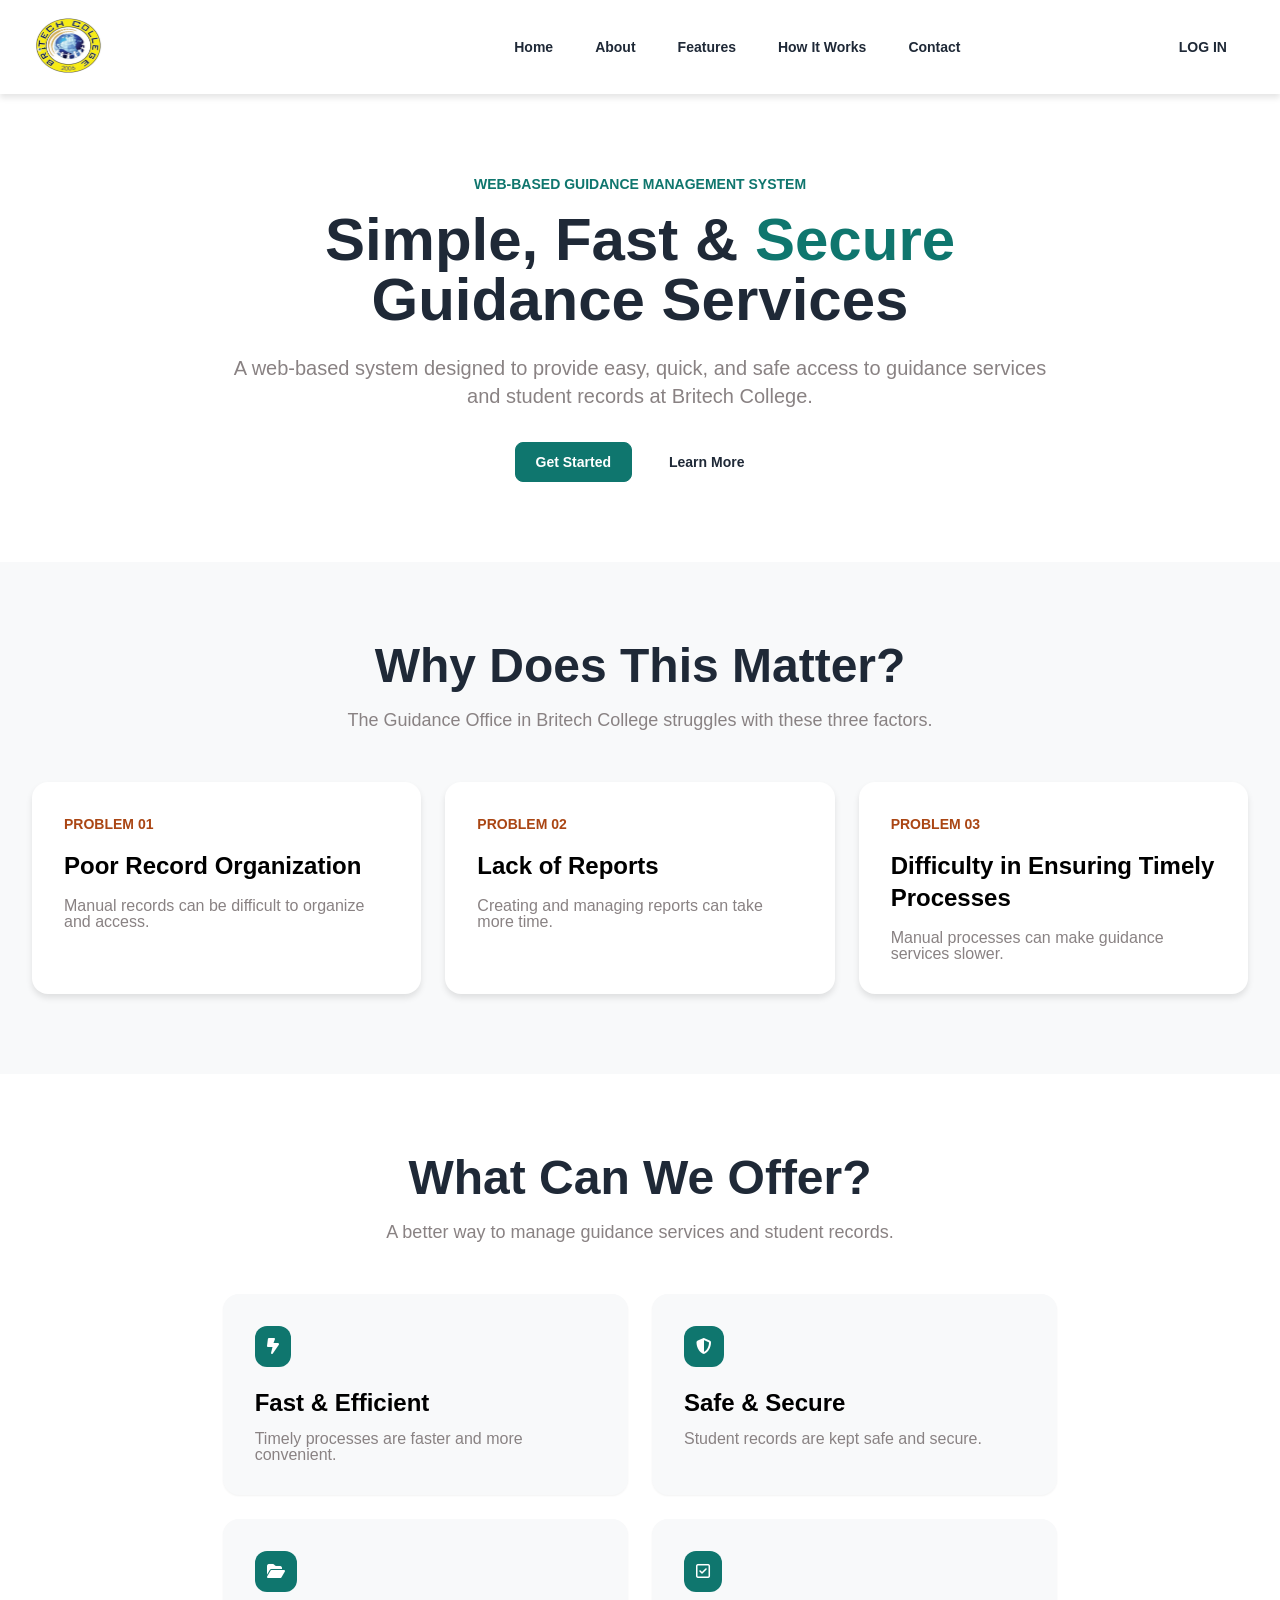
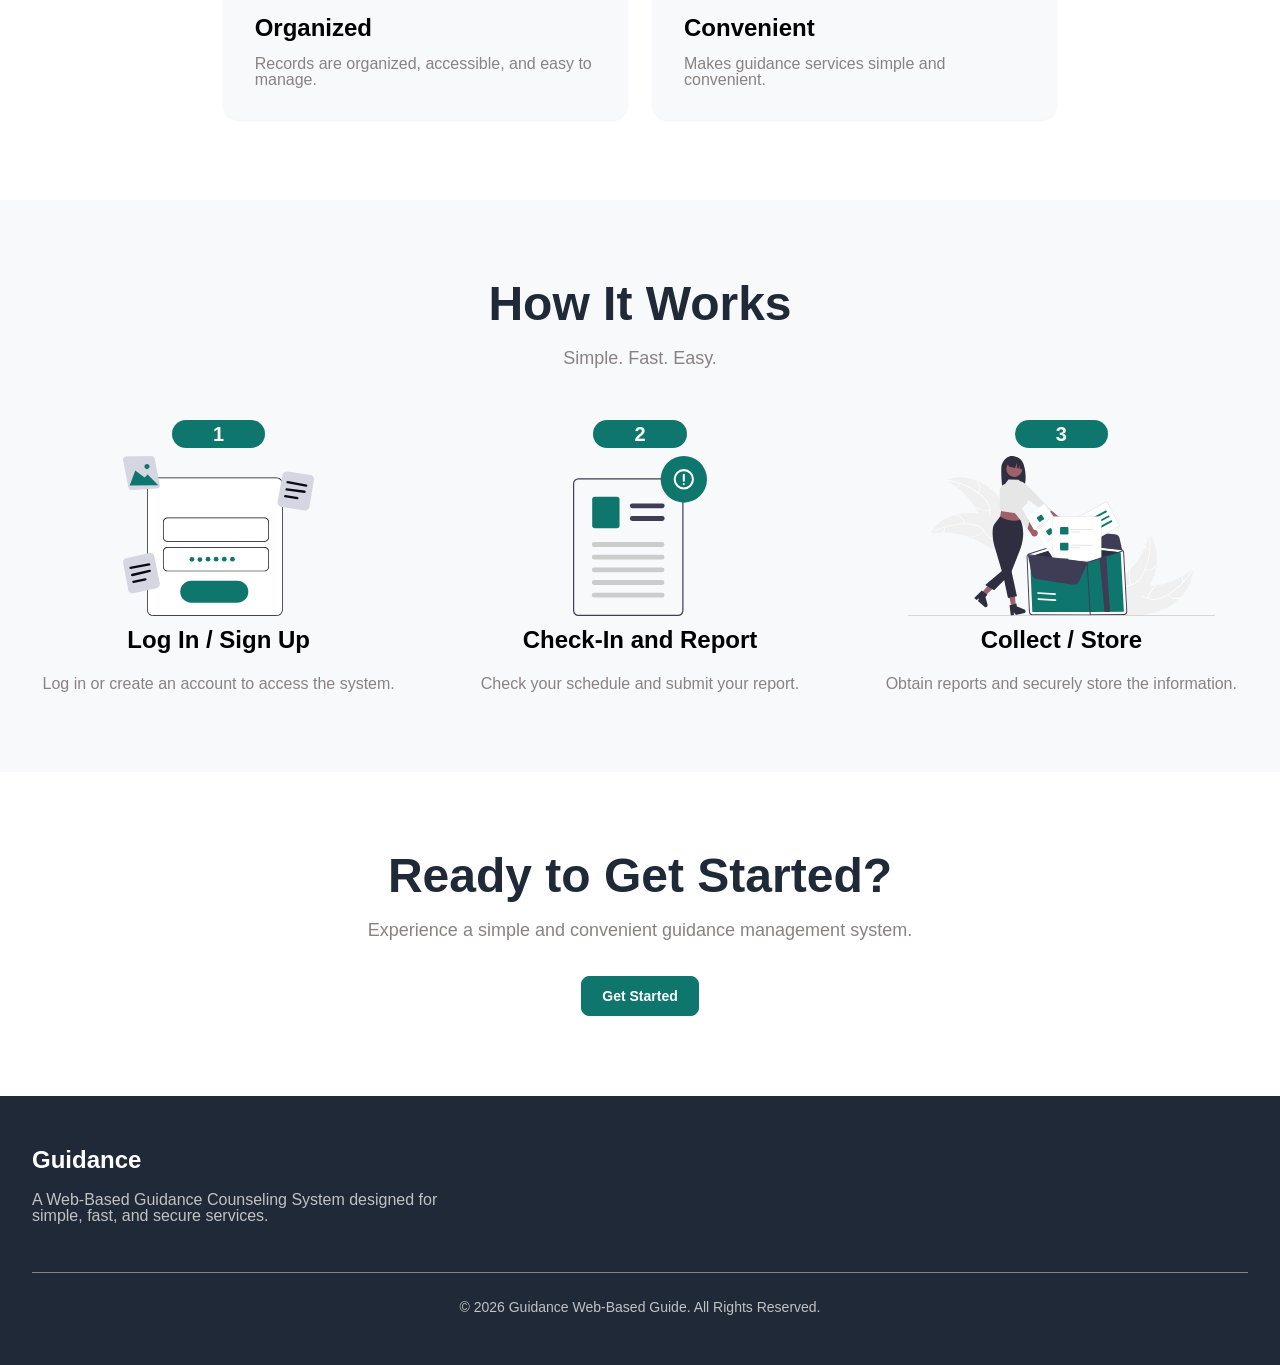
<file: index.html>
<!doctype html>
<html lang="en">
  <head>
    <meta charset="UTF-8" />
    <meta name="viewport" content="width=device-width, initial-scale=1.0" />

    <title>Guidance Management System</title>
    <link rel="stylesheet" href="./assets/css/style.css" />
    <link rel="stylesheet" href="./assets/css/pages/landing.css" />
  </head>

  <body class="bg-light">
    <!-- ================= HEADER ================= -->
    <header class="d-flex flex-row justify-between items-center px-8 py-4 bg-white shadow position-sticky top-0 z-1">
      <!-- LOGO -->

      <a href="#home">
        <img class="w-25 h-auto" src="./assets/images/logo/britech-logo.png" alt="Britech College" />
      </a>

      <!-- NAVIGATION -->

      <nav class="d-flex items-center">
        <a class="btn-ghost" href="#home"> Home </a>
        <a class="btn-ghost" href="#about"> About </a>
        <a class="btn-ghost" href="#features"> Features </a>
        <a class="btn-ghost" href="#how-it-works"> How It Works </a>
        <a class="btn-ghost" href="#contact"> Contact </a>
      </nav>

      <!-- BUTTON -->

      <a class="btn-tertiary" href="./auth/sign-in.html"> LOG IN </a>
    </header>

    <!-- ================= HERO ================= -->

    <main id="home">
      <section class="d-flex items-center justify-center text-center bg-white p-20">
        <div class="w-75">
          <p class="text-sm font-semibold text-primary mb-4">WEB-BASED GUIDANCE MANAGEMENT SYSTEM</p>

          <h1 class="text-5xl font-bold text-dark mb-6">
            Simple, Fast &
            <span class="text-primary"> Secure </span>
            Guidance Services
          </h1>

          <p class="text-lg text-gray">
            A web-based system designed to provide easy, quick, and safe access to guidance services and student records
            at Britech College.
          </p>

          <!-- HERO BUTTONS -->

          <div class="d-flex items-center justify-center gap-4 mt-8">
            <a href="#get-started" class="btn-primary btn-get-started"> Get Started </a>

            <a href="#about" class="btn-tertiary"> Learn More </a>
          </div>
        </div>
      </section>

      <!-- ================= WHY DOES THIS MATTER ================= -->

      <section id="about" class="bg-light px-8 py-20">
        <div class="text-center mb-12">
          <h2 class="text-4xl font-bold text-dark mb-4">Why Does This Matter?</h2>

          <p class="text-md text-gray">The Guidance Office in Britech College struggles with these three factors.</p>
        </div>

        <!-- PROBLEMS -->

        <div class="d-flex gap-6 justify-center">
          <!-- PROBLEM 1 -->

          <div class="bg-white p-8 rounded-xl shadow-md w-33">
            <p class="text-sm font-bold text-secondary mb-4">PROBLEM 01</p>

            <h3 class="text-xl font-bold mb-4">Poor Record Organization</h3>

            <p class="text-gray">Manual records can be difficult to organize and access.</p>
          </div>

          <!-- PROBLEM 2 -->

          <div class="bg-white p-8 rounded-xl shadow-md w-33">
            <p class="text-sm font-bold text-secondary mb-4">PROBLEM 02</p>

            <h3 class="text-xl font-bold mb-4">Lack of Reports</h3>

            <p class="text-gray">Creating and managing reports can take more time.</p>
          </div>

          <!-- PROBLEM 3 -->

          <div class="bg-white p-8 rounded-xl shadow-md w-33">
            <p class="text-sm font-bold text-secondary mb-4">PROBLEM 03</p>

            <h3 class="text-xl font-bold mb-4">Difficulty in Ensuring Timely Processes</h3>

            <p class="text-gray">Manual processes can make guidance services slower.</p>
          </div>
        </div>
      </section>

      <!-- ================= FEATURES ================= -->

      <section id="features" class="bg-white px-8 py-20">
        <div class="text-center mb-12">
          <h2 class="text-4xl font-bold text-dark mb-4">What Can We Offer?</h2>

          <p class="text-md text-gray">A better way to manage guidance services and student records.</p>
        </div>

        <div class="d-flex flex-wrap justify-center gap-6">
          <!-- FAST -->

          <div class="bg-light p-8 rounded-xl shadow-sm w-33">
            <div class="bg-primary text-white rounded-lg p-3 w-fit mb-5">
              <i class="fa-solid fa-bolt-lightning"></i>
            </div>

            <h3 class="text-xl font-bold mb-3">Fast & Efficient</h3>

            <p class="text-gray">Timely processes are faster and more convenient.</p>
          </div>

          <!-- SECURE -->

          <div class="bg-light p-8 rounded-xl shadow-sm w-33">
            <div class="bg-primary text-white rounded-lg p-3 w-fit mb-5">
              <i class="fa-solid fa-shield-halved"></i>
            </div>

            <h3 class="text-xl font-bold mb-3">Safe & Secure</h3>

            <p class="text-gray">Student records are kept safe and secure.</p>
          </div>

          <!-- ORGANIZED -->

          <div class="bg-light p-8 rounded-xl shadow-sm w-33">
            <div class="bg-primary text-white rounded-lg p-3 w-fit mb-5"><i class="fa-solid fa-folder-open"></i></div>

            <h3 class="text-xl font-bold mb-3">Organized</h3>

            <p class="text-gray">Records are organized, accessible, and easy to manage.</p>
          </div>

          <!-- CONVENIENT -->

          <div class="bg-light p-8 rounded-xl shadow-sm w-33">
            <div class="bg-primary text-white rounded-lg p-3 w-fit mb-5">
              <i class="fa-regular fa-square-check"></i>
            </div>

            <h3 class="text-xl font-bold mb-3">Convenient</h3>

            <p class="text-gray">Makes guidance services simple and convenient.</p>
          </div>
        </div>
      </section>

      <!-- ================= HOW IT WORKS ================= -->

      <section id="how-it-works" class="bg-light px-8 py-20">
        <div class="text-center mb-12">
          <h2 class="text-4xl font-bold text-dark mb-4">How It Works</h2>

          <p class="text-md text-gray">Simple. Fast. Easy.</p>
        </div>

        <div class="d-flex justify-center justify-between gap-12">
          <!-- STEP 1 -->

          <div class="d-flex flex-1 flex-column items-center gap-2">
            <div class="w-25 h-25 d-flex flex-row items-center justify-center bg-primary rounded-full">
              <h1 class="text-lg text-white">1</h1>
            </div>
            <div class="w-320 h-160 d-flex justify-center">
              <img class="w-auto h-100" src="./assets/images/illustrations/login.svg" alt="" />
            </div>
            <h3 class="text-xl font-bold mb-3">Log In / Sign Up</h3>
            <p class="text-gray">Log in or create an account to access the system.</p>
          </div>

          <!-- STEP 2 -->

          <div class="d-flex flex-1 flex-column items-center gap-2">
            <div class="w-25 h-25 d-flex flex-row items-center justify-center bg-primary rounded-full">
              <h1 class="text-lg text-white">2</h1>
            </div>
            <div class="w-320 h-160 d-flex justify-center">
              <img class="w-auto h-100" src="./assets/images/illustrations/report.svg" alt="" />
            </div>
            <h3 class="text-xl font-bold mb-3">Check-In and Report</h3>
            <p class="text-gray">Check your schedule and submit your report.</p>
          </div>

          <!-- STEP 3 -->

          <div class="d-flex flex-1 flex-column items-center gap-2">
            <div class="w-25 h-25 d-flex flex-row items-center justify-center bg-primary rounded-full">
              <h1 class="text-lg text-white">3</h1>
            </div>

            <div class="w-320 h-160 d-flex justify-center">
              <img class="w-auto h-100" src="./assets/images/illustrations/collect.svg" alt="" />
            </div>

            <h3 class="text-xl font-bold mb-3">Collect / Store</h3>
            <p class="text-gray">Obtain reports and securely store the information.</p>
          </div>
        </div>
      </section>

      <!-- ================= GET STARTED ================= -->

      <section id="get-started" class="bg-white text-center px-8 py-20">
        <h2 class="text-4xl font-bold text-dark mb-4">Ready to Get Started?</h2>
        <p class="text-md text-gray mb-8">Experience a simple and convenient guidance management system.</p>
        <a href="#home" class="btn-primary btn-get-started"> Get Started </a>
      </section>
    </main>

    <!-- ================= FOOTER ================= -->

    <footer id="contact" class="bg-dark text-white px-8 py-12">
      <div class="d-flex justify-between gap-12">
        <!-- BRAND -->
        <div class="w-33">
          <h3 class="text-xl font-bold text-white mb-4">Guidance</h3>

          <p class="text-light-gray">
            A Web-Based Guidance Counseling System designed for simple, fast, and secure services.
          </p>
        </div>
      </div>

      <div class="border-t border-gray mt-12 pt-6 text-center">
        <p class="text-light-gray text-sm">© 2026 Guidance Web-Based Guide. All Rights Reserved.</p>
      </div>
    </footer>
  </body>
</html>
</file>
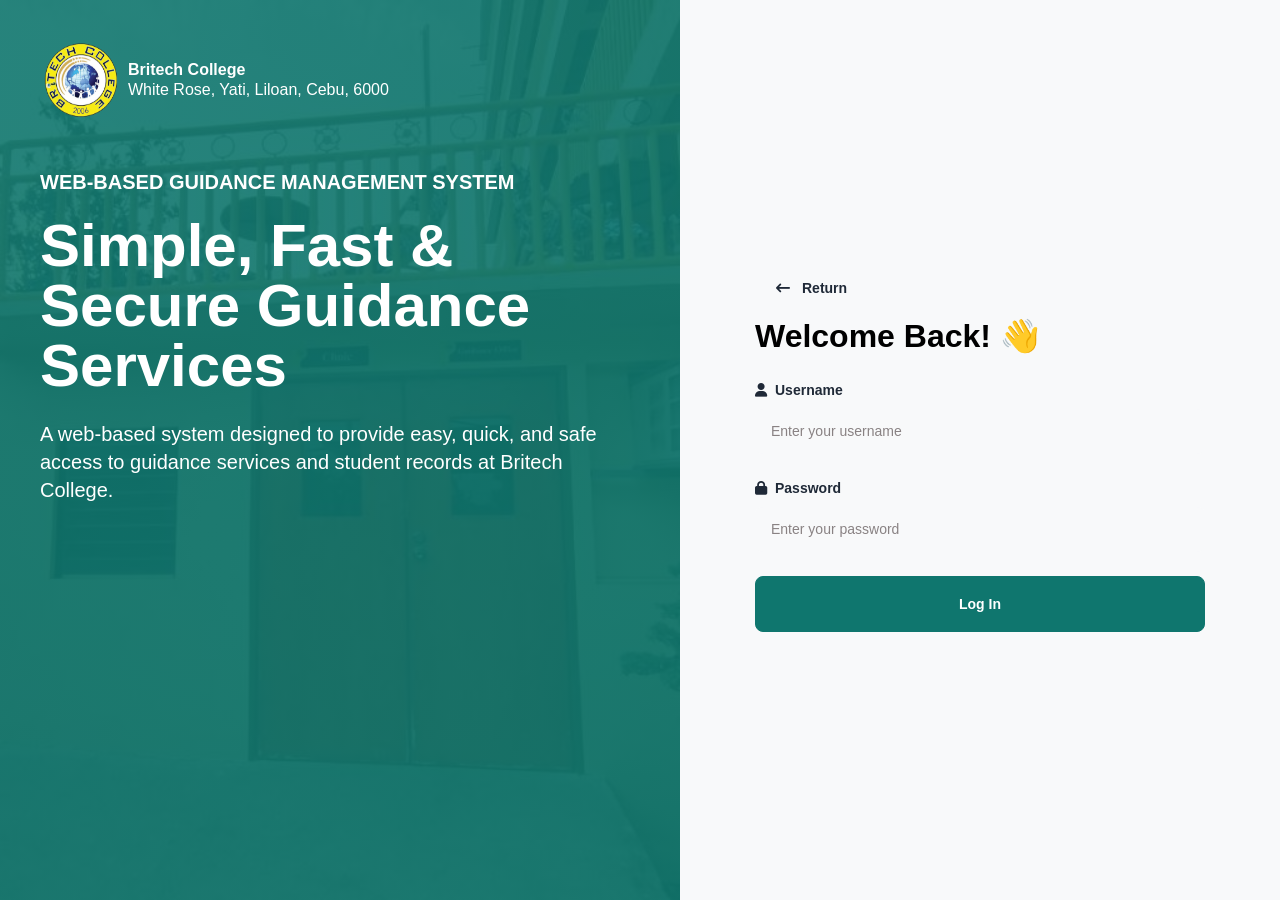
<file: auth/sign-in.html>
<!doctype html>
<html lang="en">
  <head>
    <meta charset="UTF-8" />
    <meta name="viewport" content="width=device-width, initial-scale=1.0" />

    <title>Guidance | Sign-in</title>

    <link rel="stylesheet" href="../assets/css/style.css" />
    <link rel="stylesheet" href="../assets/css/pages/sign-in.css" />
  </head>

  <body class="d-flex flex-row h-screen bg-light">
    <div class="p-10 d-flex flex-column flex-1 right-container">
      <header class="d-flex items-center gap-2">
        <img class="w-80 h-80" src="../assets/images/logo/britech-logo.png" alt="Britech College" />
        <div class="d-flex flex-column gap-1 text-white">
          <h1>Britech College</h1>
          <p>White Rose, Yati, Liloan, Cebu, 6000</p>
        </div>
      </header>

      <section class="mt-12 d-flex flex-column text-white">
        <p class="text-lg font-semibold">WEB-BASED GUIDANCE MANAGEMENT SYSTEM</p>

        <h1 class="mt-5 text-5xl font-bold mb-6">
          Simple, Fast &
          <span class=""> Secure </span>
          Guidance Services
        </h1>

        <p class="text-lg">
          A web-based system designed to provide easy, quick, and safe access to guidance services and student records
          at Britech College.
        </p>
      </section>
    </div>

    <div class="d-flex flex-column flex-1 items-center justify-center">
      <form class="w-75">
        <a class="mb-2 btn-tertiary" href="../index.html"><i class="mr-1 fa-solid fa-arrow-left-long"></i>Return</a>
        <h1 class="mb-6 text-32">Welcome Back! 👋</h1>
        <!-- Username -->
        <div class="mb-6">
          <label for="username" class="label"><span class="mr-2 fa-solid fa-user"></span>Username</label>
          <input class="mt-2 input" type="text" id="username" name="username" placeholder="Enter your username" />
        </div>

        <div class="mb-6">
          <label for="password" class="label"><span class="mr-2 fa-solid fa-lock"></span>Password</label>
          <input class="mt-2 input" type="text" id="password" name="password" placeholder="Enter your password" />
        </div>

            <a href="../pages/dashboard.html" class="w-100 btn-primary btn-login" type="submit">
              Log In
            </a>
      </form>
    </div>
  </body>
</html>
</file>
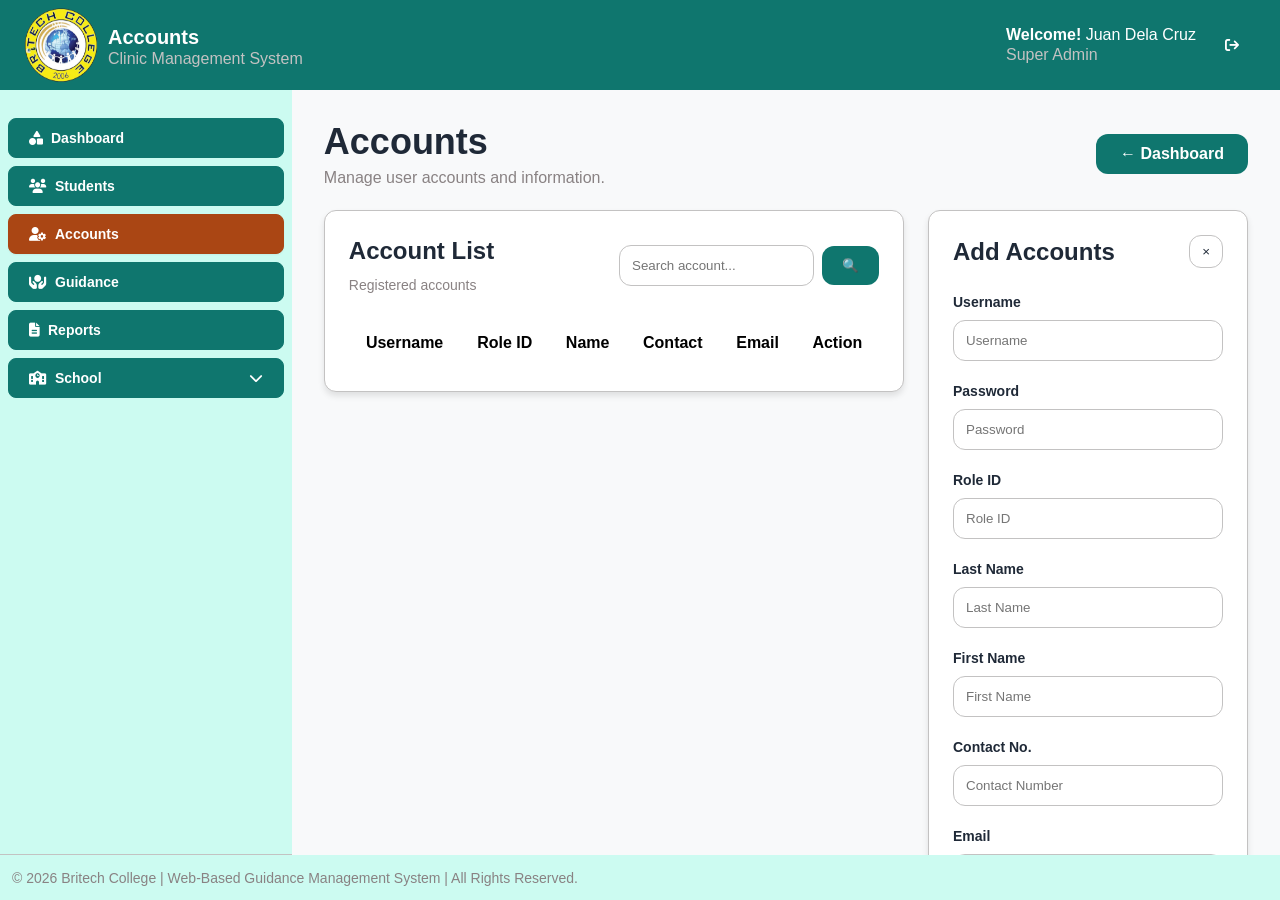
<file: pages/accounts.html>
<!doctype html>
<html lang="en">
  <head>
    <meta charset="UTF-8" />
    <meta name="viewport" content="width=device-width, initial-scale=1.0" />
    <title>Guidance | Accounts</title>
    <link rel="stylesheet" href="../assets/css/style.css" />
    <link rel="stylesheet" href="../assets/css/pages/dashboard.css" />
  </head>

  <body class="w-100 bg-light">
    <header class="px-5 header__h-10 d-flex flex-row items-center justify-between bg-primary">
      <!-- Logo -->
      <div class="d-flex flex-row items-center gap-2">
        <img class="w-80 h-80" src="../assets/images/logo/britech-logo.png" alt="" />
        <div class="d-flex flex-column text-white">
          <h1 class="text-lg">Accounts</h1>
          <p class="text-light-gray">Clinic Management System</p>
        </div>
      </div>

      <div class="d-flex flex-row items-center gap-2">
        <div class="d-flex flex-column text-white gap-1">
          <h1>Welcome! <span class="font-normal">Juan Dela Cruz</span></h1>
          <p class="text-light-gray">Super Admin</p>
        </div>

        <a href="../index.html" class="btn-ghost btn-sign-out text-lg fa-solid fa-arrow-right-from-bracket"></a>
      </div>
    </header>

    <!-- Main Container -->
    <div class="main-container__h-85 d-flex flex-row">
      <aside class="pt-5 w-384 h-100 bg-warning border-b border-light-gray">
        <nav class="p-2 d-flex flex-column gap-2">
          <a class="btn-primary btn-nav" href="./dashboard.html"><i class="fa-solid fa-shapes"></i>Dashboard</a>
          <a class="btn-primary btn-nav" href="./students.html"><i class="fa-solid fa-users"></i>Students</a>
          <a class="btn-primary btn-primary__is-active btn-nav" href="./accounts.html"
            ><i class="fa-solid fa-user-gear"></i>Accounts</a
          >
          <a class="btn-primary btn-nav" href="./guidance.html"
            ><i class="fa-solid fa-hands-holding-circle"></i>Guidance</a
          >
          <a class="btn-primary btn-nav" href="./reports.html"><i class="fa-solid fa-file-lines"></i>Reports</a>

          <div class="d-flex flex-column">
            <a class="btn-primary btn-nav btn-nav__sub-item" id="schoolToggle">
              <div>
                <span class="mr-1 fa-solid fa-school"></span>
                School
              </div>

              <i id="schoolChevron" class="fa-solid fa-chevron-down"></i>
            </a>

            <div id="schoolMenu" class="mt-2 d-none flex-column gap-2">
              <a class="ml-12 btn-primary btn-nav" href="./school/school-year.html">School Year</a>
              <a class="ml-12 btn-primary btn-nav" href="./school/strand.html">Grade & Strand</a>
              <a class="ml-12 btn-primary btn-nav" href="./school/section.html">Sections</a>
            </div>
          </div>
        </nav>
      </aside>

      <!-- here :) -->
      <main class="w-100 p-8 overflow-auto">
        <!-- ==============================
             PAGE HEADER
        =============================== -->

        <div class="d-flex items-center justify-between mb-6">
          <div>
            <h1 class="text-3xl font-bold text-dark">Accounts</h1>

            <p class="text-gray mt-2">Manage user accounts and information.</p>
          </div>

          <a href="dashboard.html" class="bg-primary text-white px-6 py-3 radius-lg text-decoration-none font-bold">
            ← Dashboard
          </a>
        </div>

        <!-- ==============================
             MAIN CONTENT
        =============================== -->

        <section class="d-flex gap-6 items-start">
          <!-- ==============================
                 ACCOUNT TABLE
            =============================== -->

          <section class="flex-1">
            <div class="bg-white border-1 border-light-gray radius-lg shadow p-6">
              <!-- TABLE HEADER -->

              <div class="d-flex items-center justify-between mb-6">
                <div>
                  <h2 class="text-xl font-bold text-dark">Account List</h2>

                  <p class="text-sm text-gray mt-2">Registered accounts</p>
                </div>

                <!-- SEARCH -->

                <div class="d-flex items-center gap-2">
                  <input
                    type="text"
                    id="accountSearch"
                    placeholder="Search account..."
                    class="border-1 border-light-gray radius-lg p-3"
                  />

                  <button type="button" id="searchButton" class="bg-primary text-white border-0 radius-lg px-5 py-3">
                    🔍
                  </button>
                </div>
              </div>

              <!-- ==============================
                         TABLE
                    =============================== -->

              <div class="overflow-auto">
                <table class="w-100">
                  <thead>
                    <tr>
                      <th class="text-left p-4 border-bottom">Username</th>

                      <th class="text-left p-4 border-bottom">Role ID</th>

                      <th class="text-left p-4 border-bottom">Name</th>

                      <th class="text-left p-4 border-bottom">Contact</th>

                      <th class="text-left p-4 border-bottom">Email</th>

                      <th class="text-left p-4 border-bottom">Action</th>
                    </tr>
                  </thead>

                  <tbody id="accountTableBody"></tbody>
                </table>
              </div>
            </div>
          </section>

          <!-- ==============================
                 ADD ACCOUNT FORM
            =============================== -->

          <aside class="bg-white border-1 border-light-gray radius-lg shadow p-6" style="width: 320px">
            <!-- FORM HEADER -->

            <div class="d-flex items-center justify-between mb-6">
              <h2 class="text-xl font-bold text-dark">Add Accounts</h2>

              <button
                type="button"
                id="closeForm"
                class="bg-white border-1 border-light-gray radius-lg px-3 py-2 text-dark"
              >
                ×
              </button>
            </div>

            <!-- FORM -->

            <form id="accountForm">
              <!-- USERNAME -->

              <div class="mb-5">
                <label for="username" class="d-block text-sm font-semibold text-dark mb-2"> Username </label>

                <input
                  type="text"
                  id="username"
                  required
                  placeholder="Username"
                  class="w-100 border-1 border-light-gray radius-lg p-3"
                />
              </div>

              <!-- PASSWORD -->

              <div class="mb-5">
                <label for="password" class="d-block text-sm font-semibold text-dark mb-2"> Password </label>

                <input
                  type="password"
                  id="password"
                  required
                  placeholder="Password"
                  class="w-100 border-1 border-light-gray radius-lg p-3"
                />
              </div>

              <!-- ROLE ID -->

              <div class="mb-5">
                <label for="roleId" class="d-block text-sm font-semibold text-dark mb-2"> Role ID </label>

                <input
                  type="text"
                  id="roleId"
                  required
                  placeholder="Role ID"
                  class="w-100 border-1 border-light-gray radius-lg p-3"
                />
              </div>

              <!-- LAST NAME -->

              <div class="mb-5">
                <label for="lastName" class="d-block text-sm font-semibold text-dark mb-2"> Last Name </label>

                <input
                  type="text"
                  id="lastName"
                  required
                  placeholder="Last Name"
                  class="w-100 border-1 border-light-gray radius-lg p-3"
                />
              </div>

              <!-- FIRST NAME -->

              <div class="mb-5">
                <label for="firstName" class="d-block text-sm font-semibold text-dark mb-2"> First Name </label>

                <input
                  type="text"
                  id="firstName"
                  required
                  placeholder="First Name"
                  class="w-100 border-1 border-light-gray radius-lg p-3"
                />
              </div>

              <!-- CONTACT -->

              <div class="mb-5">
                <label for="contactNo" class="d-block text-sm font-semibold text-dark mb-2"> Contact No. </label>

                <input
                  type="tel"
                  id="contactNo"
                  required
                  placeholder="Contact Number"
                  class="w-100 border-1 border-light-gray radius-lg p-3"
                />
              </div>

              <!-- EMAIL -->

              <div class="mb-6">
                <label for="email" class="d-block text-sm font-semibold text-dark mb-2"> Email </label>

                <input
                  type="email"
                  id="email"
                  required
                  placeholder="Email Address"
                  class="w-100 border-1 border-light-gray radius-lg p-3"
                />
              </div>

              <!-- ADD ACCOUNT BUTTON -->

              <button type="submit" class="w-100 bg-primary text-white border-0 radius-lg p-4 font-bold">
                Add Account
              </button>
            </form>
          </aside>
        </section>
        <!-- ==============================
             FOOTER
        =============================== -->
      </main>
    </div>

    <footer class="px-3 footer__h-5 d-flex flex-row items-center bg-warning">
      <p class="text-sm text-gray">
        © 2026 Britech College | Web-Based Guidance Management System | All Rights Reserved.
      </p>
    </footer>
  </body>

  <script type="module" src="../assets/js/main.js"></script>
  <script type="module" src="../assets/js/pages/accounts.js"></script>
</html>
</file>
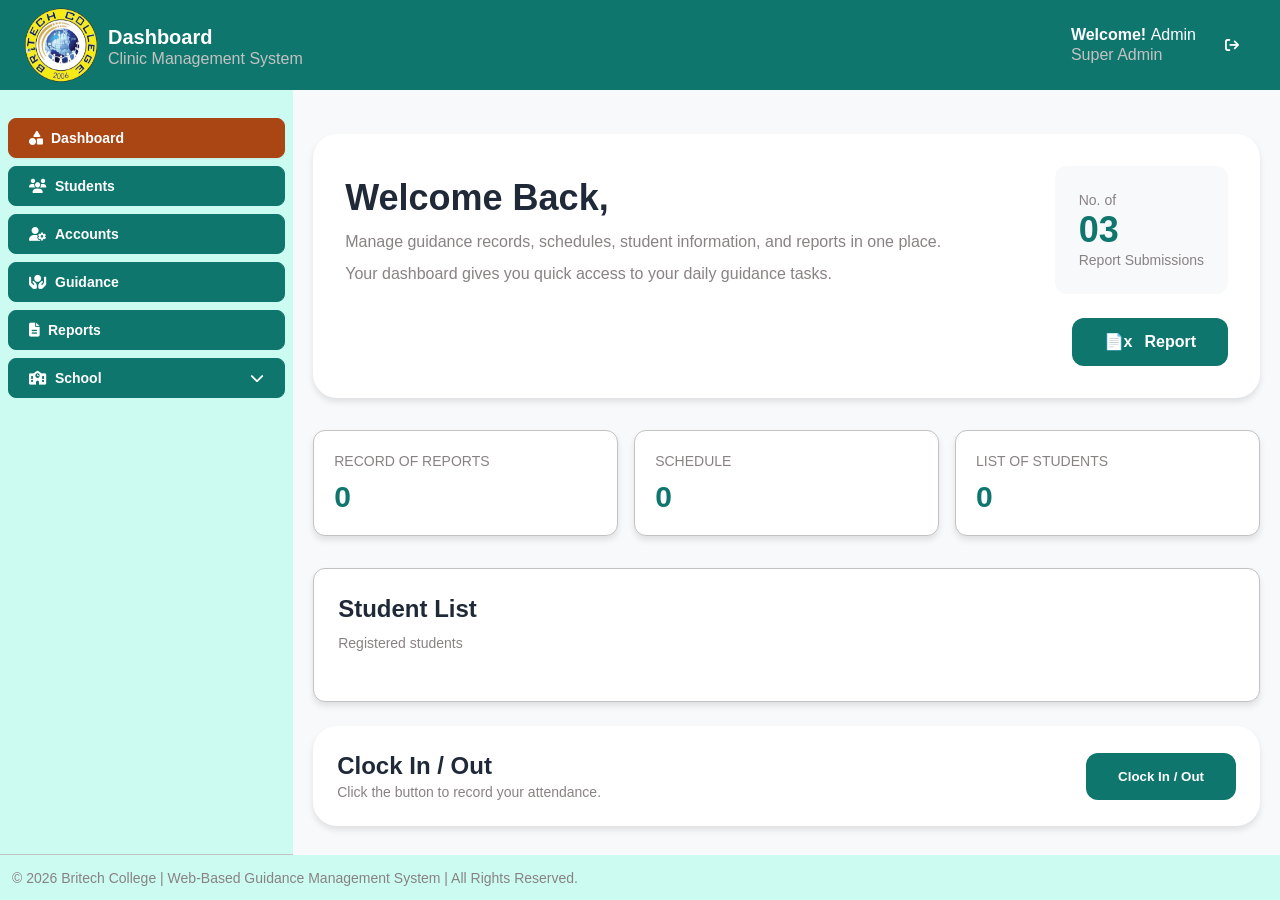
<file: pages/dashboard.html>
<!doctype html>
<html lang="en">
  <head>
    <meta charset="UTF-8" />
    <meta name="viewport" content="width=device-width, initial-scale=1.0" />
    <title>Guidance | Dashboard</title>
    <link rel="stylesheet" href="../assets/css/style.css" />
    <link rel="stylesheet" href="../assets/css/pages/dashboard.css" />
  </head>

  <body class="w-100 bg-light">
    <header class="px-5 header__h-10 d-flex flex-row items-center justify-between bg-primary">
      <!-- Logo -->
      <div class="d-flex flex-row items-center gap-2">
        <img class="w-80 h-80" src="../assets/images/logo/britech-logo.png" alt="" />
        <div class="d-flex flex-column text-white">
          <h1 class="text-lg">Dashboard</h1>
          <p class="text-light-gray">Clinic Management System</p>
        </div>
      </div>

      <div class="d-flex flex-row items-center gap-2">
        <div class="d-flex flex-column text-white gap-1">
          <h1>Welcome! <span class="font-normal">Admin</span></h1>
          <p class="text-light-gray">Super Admin</p>
        </div>

        <a href="../index.html" class="btn-ghost btn-sign-out text-lg fa-solid fa-arrow-right-from-bracket"></a>
      </div>
    </header>

    <!-- Main Container -->
    <div class="main-container__h-85 d-flex flex-row">
      <aside class="pt-5 w-384 h-100 bg-warning border-b border-light-gray">
        <nav class="p-2 d-flex flex-column gap-2">
          <a class="btn-primary btn-primary__is-active btn-nav" href="./dashboard.html"
            ><i class="fa-solid fa-shapes"></i>Dashboard</a
          >
          <a class="btn-primary btn-nav" href="./students.html"><i class="fa-solid fa-users"></i>Students</a>
          <a class="btn-primary btn-nav" href="./accounts.html"><i class="fa-solid fa-user-gear"></i>Accounts</a>
          <a class="btn-primary btn-nav" href="./guidance.html"
            ><i class="fa-solid fa-hands-holding-circle"></i>Guidance</a
          >
          <a class="btn-primary btn-nav" href="./reports.html"><i class="fa-solid fa-file-lines"></i>Reports</a>

          <div class="d-flex flex-column">
            <a class="btn-primary btn-nav btn-nav__sub-item" id="schoolToggle">
              <div>
                <span class="mr-1 fa-solid fa-school"></span>
                School
              </div>

              <i id="schoolChevron" class="fa-solid fa-chevron-down"></i>
            </a>

            <div id="schoolMenu" class="mt-2 d-none flex-column gap-2">
              <a class="ml-12 btn-primary btn-nav" href="./school/school-year.html">School Year</a>
              <a class="ml-12 btn-primary btn-nav" href="./school/strand.html">Grade & Strand</a>
              <a class="ml-12 btn-primary btn-nav" href="./school/section.html">Sections</a>
            </div>
          </div>
        </nav>
      </aside>

      <main class="p-5 w-100">
        <section class="bg-white radius-2xl shadow p-8 mt-6">
          <div class="d-flex items-center justify-between gap-8">
            <!-- WELCOME MESSAGE -->
            <div>
              <h1 class="text-3xl font-bold text-dark mb-4">Welcome Back,</h1>
              <p class="text-gray mb-4">
                Manage guidance records, schedules, student information, and reports in one place.
              </p>
              <p class="text-gray">Your dashboard gives you quick access to your daily guidance tasks.</p>
            </div>

            <div class="bg-light radius-lg p-6">
              <p class="text-sm text-gray">No. of</p>
              <h2 class="text-3xl font-bold text-primary">03</h2>
              <p class="text-sm text-gray">Report Submissions</p>
            </div>
          </div>

          <!-- REPORT BUTTON -->
          <div class="d-flex justify-end mt-6">
            <a
              href="#"
              class="d-flex items-center gap-3 bg-primary text-white px-8 py-4 radius-lg font-bold text-decoration-none"
            >
              📄x
              <span>Report</span>
            </a>
          </div>
        </section>

        <!-- =========================================
             DASHBOARD CARDS
        ========================================== -->

        <!-- MAIN CONTENT -->

        <section class="d-flex gap-8 items-start">
          <!-- LEFT SIDE -->

          <div class="flex-1">
            <!-- SUMMARY CARDS -->

            <div class="d-flex gap-4 mt-8 mb-8">
              <!-- TOTAL STUDENTS -->

              <div class="bg-white border-1 border-light-gray p-5 radius-lg flex-1 shadow">
                <p class="text-sm text-gray">RECORD OF REPORTS</p>

                <h2 id="totalStudents" class="text-2xl font-bold text-primary mt-2">0</h2>
              </div>

              <!-- WITH ACCOUNTS -->

              <div class="bg-white border-1 border-light-gray p-5 radius-lg flex-1 shadow">
                <p class="text-sm text-gray">SCHEDULE</p>

                <h2 class="text-2xl font-bold text-primary mt-2">0</h2>
              </div>

              <!-- WITHOUT ACCOUNTS -->

              <div class="bg-white border-1 border-light-gray p-5 radius-lg flex-1 shadow">
                <p class="text-sm text-gray">LIST OF STUDENTS</p>

                <h2 class="text-2xl font-bold text-primary mt-2">0</h2>
              </div>

              <!-- MAJORITY STRAND -->
            </div>

            <!-- STUDENT TABLE -->
            <div class="bg-white border-1 border-light-gray radius-lg shadow overflow-hidden">
              <div class="p-6">
                <!-- TABLE HEADER -->

                <div class="d-flex items-center justify-between mb-6">
                  <div>
                    <h2 class="text-xl font-bold text-dark">Student List</h2>

                    <p class="text-sm text-gray mt-2">Registered students</p>
                  </div>
                </div>
              </div>
            </div>
          </div>
        </section>

        <section class="d-flex items-center justify-between bg-white radius-2xl shadow p-6 mt-6">
          <div>
            <h2 class="text-xl font-bold text-dark">Clock In / Out</h2>

            <p class="text-sm text-gray">Click the button to record your attendance.</p>
          </div>

          <button type="button" class="bg-primary text-white border-0 radius-lg px-8 py-4 font-bold">
            Clock In / Out
          </button>
        </section>
      </main>
    </div>

    <footer class="px-3 footer__h-5 d-flex flex-row items-center bg-warning">
      <p class="text-sm text-gray">
        © 2026 Britech College | Web-Based Guidance Management System | All Rights Reserved.
      </p>
    </footer>
  </body>

  <script type="module" src="../assets/js/main.js"></script>
  <script type="module" src="../assets/js/pages/dashboard.js"></script>
</html>
</file>
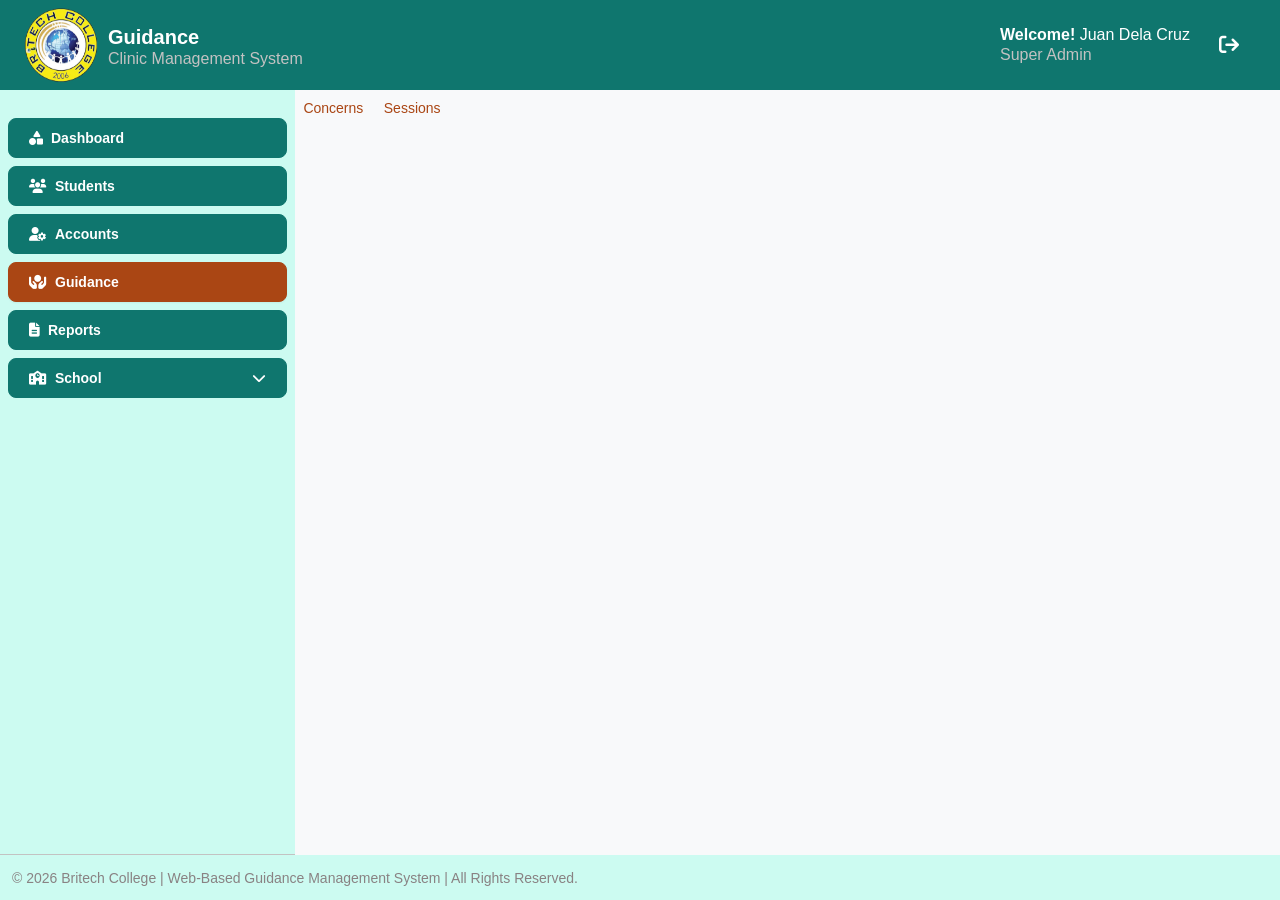
<file: pages/guidance.html>
<!doctype html>
<html lang="en">
  <head>
    <meta charset="UTF-8" />
    <meta name="viewport" content="width=device-width, initial-scale=1.0" />
    <title>Guidance | Overview</title>
    <link rel="stylesheet" href="../assets/css/style.css" />
    <link rel="stylesheet" href="../assets/css/pages/dashboard.css" />
  </head>

  <body class="w-100 bg-light">
    <header class="px-5 header__h-10 d-flex flex-row items-center justify-between bg-primary">
      <!-- Logo -->
      <div class="d-flex flex-row items-center gap-2">
        <img class="w-80 h-80" src="../assets/images/logo/britech-logo.png" alt="" />
        <div class="d-flex flex-column text-white">
          <h1 class="text-lg">Guidance</h1>
          <p class="text-light-gray">Clinic Management System</p>
        </div>
      </div>

      <div class="d-flex flex-row items-center gap-2">
        <div class="d-flex flex-column text-white gap-1">
          <h1>Welcome! <span class="font-normal">Juan Dela Cruz</span></h1>
          <p class="text-light-gray">Super Admin</p>
        </div>

        <button class="btn-ghost btn-sign-out">
          <i class="text-lg fa-solid fa-arrow-right-from-bracket"></i>
        </button>
      </div>
    </header>

    <!-- Main Container -->
    <div class="main-container__h-85 d-flex flex-row">
      <aside class="pt-5 w-384 h-100 bg-warning border-b border-light-gray">
        <nav class="p-2 d-flex flex-column gap-2">
          <a class="btn-primary btn-nav" href="./dashboard.html"><i class="fa-solid fa-shapes"></i>Dashboard</a>
          <a class="btn-primary btn-nav" href="./students.html"><i class="fa-solid fa-users"></i>Students</a>
          <a class="btn-primary btn-nav" href="./accounts.html"><i class="fa-solid fa-user-gear"></i>Accounts</a>
          <a class="btn-primary btn-primary__is-active btn-nav" href="./guidance.html"
            ><i class="fa-solid fa-hands-holding-circle"></i>Guidance</a
          >
          <a class="btn-primary btn-nav" href="./reports.html"><i class="fa-solid fa-file-lines"></i>Reports</a>

          <div class="d-flex flex-column">
            <a class="btn-primary btn-nav btn-nav__sub-item" id="schoolToggle">
              <div>
                <span class="mr-1 fa-solid fa-school"></span>
                School
              </div>

              <i id="schoolChevron" class="fa-solid fa-chevron-down"></i>
            </a>

            <div id="schoolMenu" class="mt-2 d-none flex-column gap-2">
              <a class="ml-12 btn-primary btn-nav" href="./school/school-year.html">School Year</a>
              <a class="ml-12 btn-primary btn-nav" href="./school/strand.html">Grade & Strand</a>
              <a class="ml-12 btn-primary btn-nav" href="./school/section.html">Sections</a>
            </div>
          </div>
        </nav>
      </aside>

      <main class="w-100">
        <a class="btn-link" href="./guidance/concerns.html">Concerns</a>
        <a class="btn-link" href="./guidance/sessions.html">Sessions</a>
      </main>
    </div>
    <footer class="px-3 footer__h-5 d-flex flex-row items-center bg-warning">
      <p class="text-sm text-gray">
        © 2026 Britech College | Web-Based Guidance Management System | All Rights Reserved.
      </p>
    </footer>
  </body>

  <script type="module" src="../assets/js/main.js"></script>
  <script type="module" src="../assets/js/pages/dashboard.js"></script>
</html>
</file>
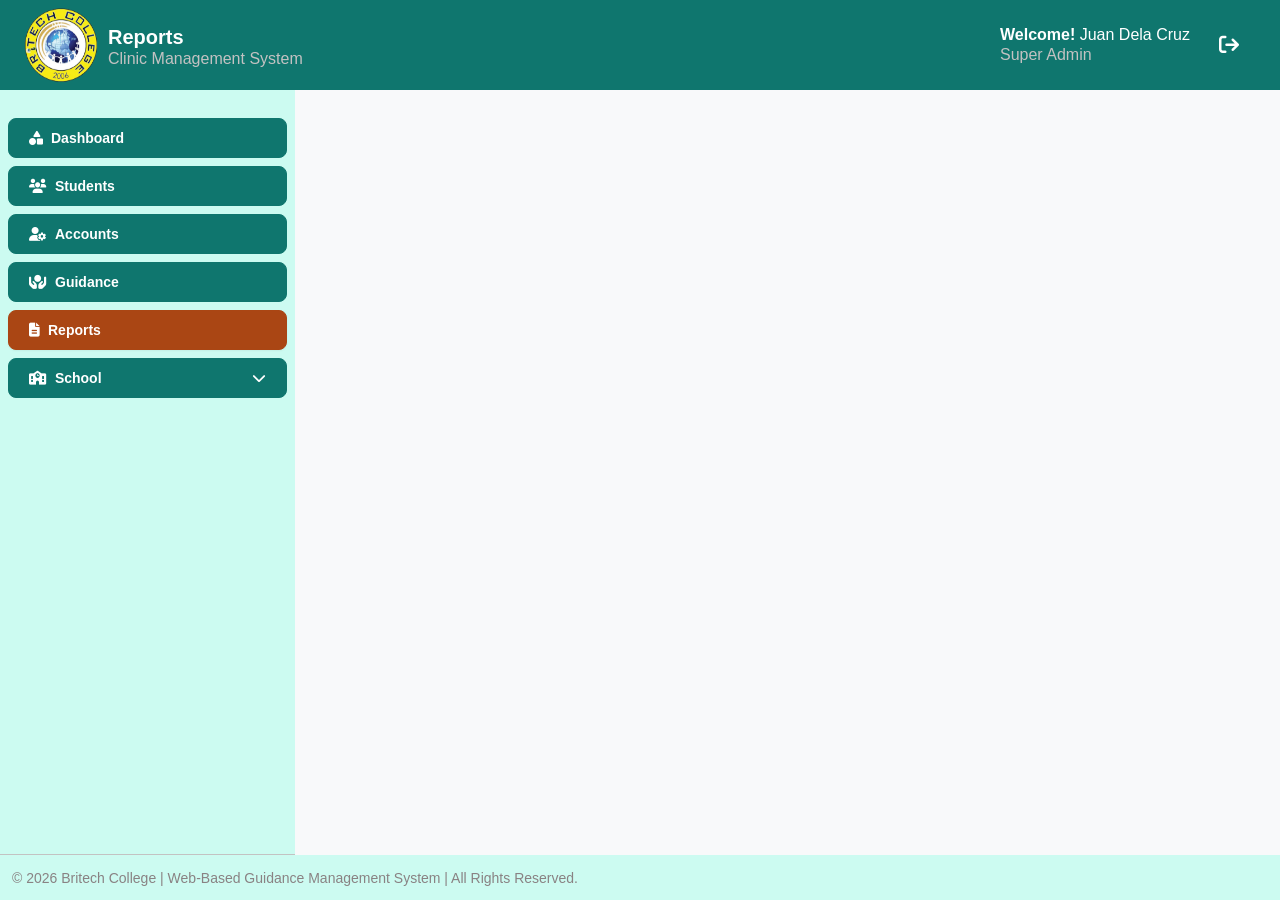
<file: pages/reports.html>
<!doctype html>
<html lang="en">
  <head>
    <meta charset="UTF-8" />
    <meta name="viewport" content="width=device-width, initial-scale=1.0" />
    <title>Guidance | Reports</title>
    <link rel="stylesheet" href="../assets/css/style.css" />
    <link rel="stylesheet" href="../assets/css/pages/dashboard.css" />
  </head>

  <body class="w-100 bg-light">
    <header class="px-5 header__h-10 d-flex flex-row items-center justify-between bg-primary">
      <!-- Logo -->
      <div class="d-flex flex-row items-center gap-2">
        <img class="w-80 h-80" src="../assets/images/logo/britech-logo.png" alt="" />
        <div class="d-flex flex-column text-white">
          <h1 class="text-lg">Reports</h1>
          <p class="text-light-gray">Clinic Management System</p>
        </div>
      </div>

      <div class="d-flex flex-row items-center gap-2">
        <div class="d-flex flex-column text-white gap-1">
          <h1>Welcome! <span class="font-normal">Juan Dela Cruz</span></h1>
          <p class="text-light-gray">Super Admin</p>
        </div>

        <button class="btn-ghost btn-sign-out">
          <i class="text-lg fa-solid fa-arrow-right-from-bracket"></i>
        </button>
      </div>
    </header>

    <!-- Main Container -->
    <div class="main-container__h-85 d-flex flex-row">
      <aside class="pt-5 w-384 h-100 bg-warning border-b border-light-gray">
        <nav class="p-2 d-flex flex-column gap-2">
          <a class="btn-primary btn-nav" href="./dashboard.html"><i class="fa-solid fa-shapes"></i>Dashboard</a>
          <a class="btn-primary btn-nav" href="./students.html"><i class="fa-solid fa-users"></i>Students</a>
          <a class="btn-primary btn-nav" href="./accounts.html"><i class="fa-solid fa-user-gear"></i>Accounts</a>
          <a class="btn-primary btn-nav" href="./guidance.html"
            ><i class="fa-solid fa-hands-holding-circle"></i>Guidance</a
          >
          <a class="btn-primary btn-primary__is-active btn-nav" href="./reports.html"
            ><i class="fa-solid fa-file-lines"></i>Reports</a
          >

          <div class="d-flex flex-column">
            <a class="btn-primary btn-nav btn-nav__sub-item" id="schoolToggle">
              <div>
                <span class="mr-1 fa-solid fa-school"></span>
                School
              </div>

              <i id="schoolChevron" class="fa-solid fa-chevron-down"></i>
            </a>

            <div id="schoolMenu" class="mt-2 d-none flex-column gap-2">
              <a class="ml-12 btn-primary btn-nav" href="./school/school-year.html">School Year</a>
              <a class="ml-12 btn-primary btn-nav" href="./school/strand.html">Grade & Strand</a>
              <a class="ml-12 btn-primary btn-nav" href="./school/section.html">Sections</a>
            </div>
          </div>
        </nav>
      </aside>

      <main class="w-100"></main>
    </div>
    <footer class="px-3 footer__h-5 d-flex flex-row items-center bg-warning">
      <p class="text-sm text-gray">
        © 2026 Britech College | Web-Based Guidance Management System | All Rights Reserved.
      </p>
    </footer>
  </body>

  <script type="module" src="../assets/js/main.js"></script>
  <script type="module" src="../assets/js/pages/reports.js"></script>
</html>
</file>
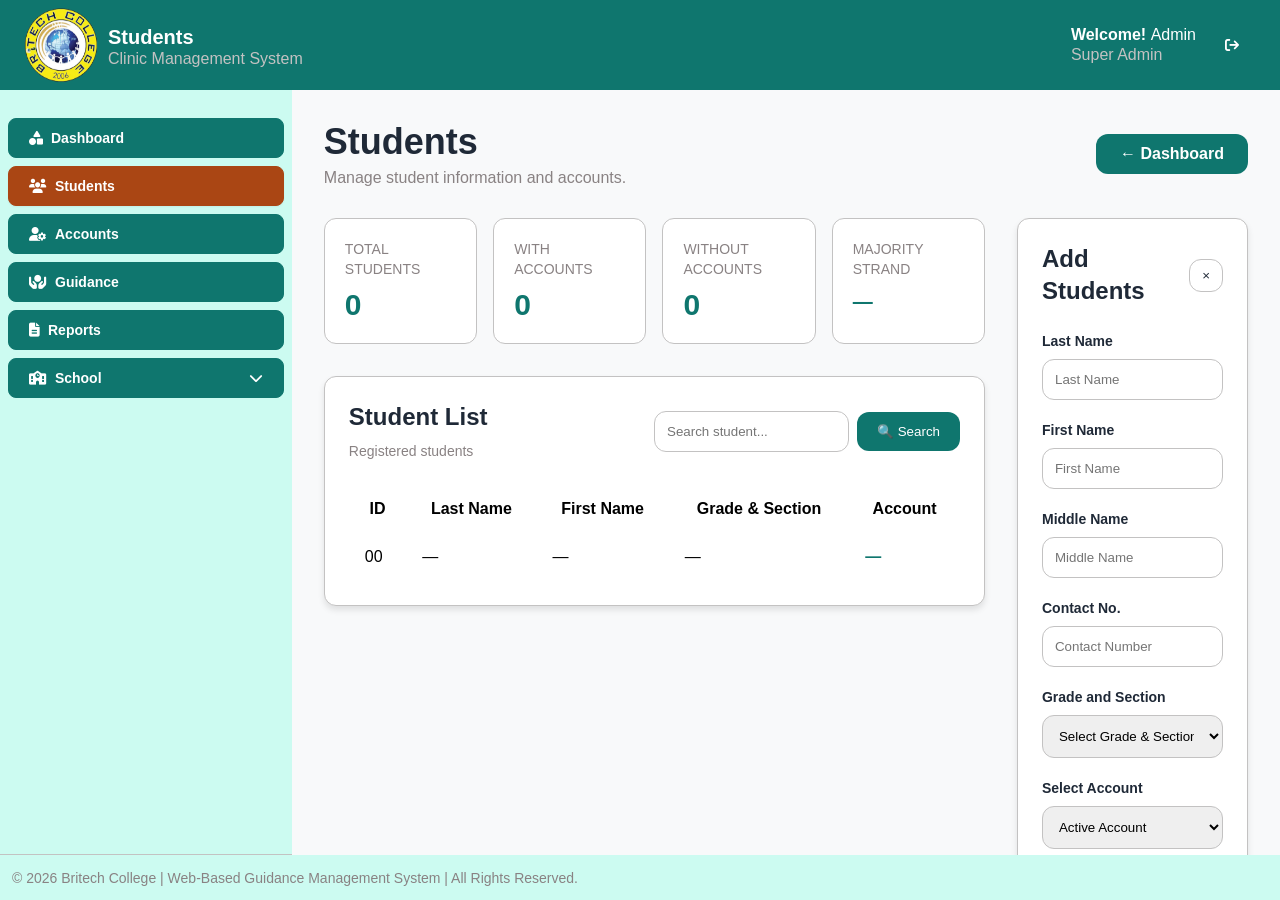
<file: pages/students.html>
<!doctype html>
<html lang="en">
  <head>
    <meta charset="UTF-8" />
    <meta name="viewport" content="width=device-width, initial-scale=1.0" />
    <title>Guidance | Students</title>
    <link rel="stylesheet" href="../assets/css/style.css" />
    <link rel="stylesheet" href="../assets/css/pages/students.css" />
  </head>

  <body class="w-100 bg-light">
    <header class="px-5 header__h-10 d-flex flex-row items-center justify-between bg-primary">
      <!-- Logo -->
      <div class="d-flex flex-row items-center gap-2">
        <img class="w-80 h-80" src="../assets/images/logo/britech-logo.png" alt="" />
        <div class="d-flex flex-column text-white">
          <h1 class="text-lg">Students</h1>
          <p class="text-light-gray">Clinic Management System</p>
        </div>
      </div>

      <div class="d-flex flex-row items-center gap-2">
        <div class="d-flex flex-column text-white gap-1">
          <h1>Welcome! <span class="font-normal">Admin</span></h1>
          <p class="text-light-gray">Super Admin</p>
        </div>

        <a href="../index.html" class="btn-ghost btn-sign-out text-lg fa-solid fa-arrow-right-from-bracket"></a>
      </div>
    </header>

    <!-- Main Container -->
    <div class="main-container__h-85 d-flex flex-row">
      <aside class="pt-5 w-384 h-100 bg-warning border-b border-light-gray">
        <nav class="p-2 d-flex flex-column gap-2">
          <a class="btn-primary btn-nav" href="./dashboard.html"><i class="fa-solid fa-shapes"></i>Dashboard</a>
          <a class="btn-primary btn-primary__is-active btn-nav" href="./students.html"
            ><i class="fa-solid fa-users"></i>Students</a
          >
          <a class="btn-primary btn-nav" href="./accounts.html"><i class="fa-solid fa-user-gear"></i>Accounts</a>
          <a class="btn-primary btn-nav" href="./guidance.html"
            ><i class="fa-solid fa-hands-holding-circle"></i>Guidance</a
          >
          <a class="btn-primary btn-nav" href="./reports.html"><i class="fa-solid fa-file-lines"></i>Reports</a>

          <div class="d-flex flex-column">
            <a class="btn-primary btn-nav btn-nav__sub-item" id="schoolToggle">
              <div>
                <span class="mr-1 fa-solid fa-school"></span>
                School
              </div>

              <i id="schoolChevron" class="fa-solid fa-chevron-down"></i>
            </a>

            <div id="schoolMenu" class="mt-2 d-none flex-column gap-2">
              <a class="ml-12 btn-primary btn-nav" href="./school/school-year.html">School Year</a>
              <a class="ml-12 btn-primary btn-nav" href="./school/strand.html">Grade & Strand</a>
              <a class="ml-12 btn-primary btn-nav" href="./school/section.html">Sections</a>
            </div>
          </div>
        </nav>
      </aside>

      <main class="p-8 main-container__h-85 w-100">
        <!-- PAGE HEADER -->

        <div class="d-flex items-center justify-between mb-8">
          <div>
            <h1 class="text-3xl font-bold text-dark">Students</h1>

            <p class="text-gray mt-2">Manage student information and accounts.</p>
          </div>

          <a href="dashboard.html" class="bg-primary text-white px-6 py-3 radius-lg text-decoration-none font-bold">
            ← Dashboard
          </a>
        </div>

        <!-- MAIN CONTENT -->

        <section class="d-flex gap-8 items-start">
          <!-- LEFT SIDE -->

          <div class="flex-1">
            <!-- SUMMARY CARDS -->

            <div class="d-flex gap-4 mb-8">
              <!-- TOTAL STUDENTS -->

              <div class="bg-white border-1 border-light-gray p-5 radius-lg flex-1">
                <p class="text-sm text-gray">TOTAL STUDENTS</p>

                <h2 id="totalStudents" class="text-2xl font-bold text-primary mt-2">0</h2>
              </div>

              <!-- WITH ACCOUNTS -->

              <div class="bg-white border-1 border-light-gray p-5 radius-lg flex-1">
                <p class="text-sm text-gray">WITH ACCOUNTS</p>

                <h2 class="text-2xl font-bold text-primary mt-2">0</h2>
              </div>

              <!-- WITHOUT ACCOUNTS -->

              <div class="bg-white border-1 border-light-gray p-5 radius-lg flex-1">
                <p class="text-sm text-gray">WITHOUT ACCOUNTS</p>

                <h2 class="text-2xl font-bold text-primary mt-2">0</h2>
              </div>

              <!-- MAJORITY STRAND -->

              <div class="bg-white border-1 border-light-gray p-5 radius-lg flex-1">
                <p class="text-sm text-gray">MAJORITY STRAND</p>

                <h2 class="text-lg font-bold text-primary mt-2">—</h2>
              </div>
            </div>

            <!-- STUDENT TABLE -->
            <div class="bg-white border-1 border-light-gray radius-lg shadow overflow-hidden">
              <div class="p-6">
                <!-- TABLE HEADER -->

                <div class="d-flex items-center justify-between mb-6">
                  <div>
                    <h2 class="text-xl font-bold text-dark">Student List</h2>

                    <p class="text-sm text-gray mt-2">Registered students</p>
                  </div>

                  <!-- SEARCH BAR -->

                  <div class="d-flex items-center gap-2">
                    <input
                      type="text"
                      id="studentSearch"
                      placeholder="Search student..."
                      class="border-1 border-light-gray radius-lg p-3"
                    />

                    <button type="button" id="searchButton" class="bg-primary text-white border-0 radius-lg px-5 py-3">
                      🔍 Search
                    </button>
                  </div>
                </div>

                <!-- TABLE -->

                <div class="overflow-auto">
                  <table class="w-100">
                    <thead>
                      <tr>
                        <th class="text-left p-4 border-bottom">ID</th>

                        <th class="text-left p-4 border-bottom">Last Name</th>

                        <th class="text-left p-4 border-bottom">First Name</th>

                        <th class="text-left p-4 border-bottom">Grade & Section</th>

                        <th class="text-left p-4 border-bottom">Account</th>
                      </tr>
                    </thead>

                    <tbody id="studentTableBody">
                      <!-- STUDENT 1 -->

                      <tr>
                        <td class="p-4 border-bottom">00</td>

                        <td class="p-4 border-bottom">—</td>

                        <td class="p-4 border-bottom">—</td>

                        <td class="p-4 border-bottom">—</td>

                        <td class="p-4 border-bottom">
                          <span class="text-primary font-bold"> — </span>
                        </td>
                      </tr>
                    </tbody>
                  </table>
                </div>
              </div>
            </div>
          </div>

          <!-- RIGHT SIDE - ADD STUDENTS -->

          <aside class="w-25 bg-white border-1 border-light-gray radius-lg shadow p-6">
            <!-- FORM HEADER -->

            <div class="d-flex items-center justify-between mb-6">
              <h2 class="text-xl font-bold text-dark">Add Students</h2>

              <button
                type="button"
                id="closeForm"
                class="bg-white border-1 border-light-gray radius-lg px-3 py-2 text-dark"
              >
                ×
              </button>
            </div>

            <!-- ADD STUDENT FORM -->

            <form id="studentForm">
              <!-- LAST NAME -->

              <div class="mb-5">
                <label for="lastname" class="d-block text-sm font-semibold text-dark mb-2"> Last Name </label>

                <input
                  type="text"
                  id="lastname"
                  required
                  placeholder="Last Name"
                  class="w-100 border-1 border-light-gray radius-lg p-3"
                />
              </div>

              <!-- FIRST NAME -->

              <div class="mb-5">
                <label for="firstname" class="d-block text-sm font-semibold text-dark mb-2"> First Name </label>

                <input
                  type="text"
                  id="firstname"
                  required
                  placeholder="First Name"
                  class="w-100 border-1 border-light-gray radius-lg p-3"
                />
              </div>

              <!-- MIDDLE NAME -->

              <div class="mb-5">
                <label for="middlename" class="d-block text-sm font-semibold text-dark mb-2"> Middle Name </label>

                <input
                  type="text"
                  id="middlename"
                  placeholder="Middle Name"
                  class="w-100 border-1 border-light-gray radius-lg p-3"
                />
              </div>

              <!-- CONTACT NUMBER -->

              <div class="mb-5">
                <label for="contact" class="d-block text-sm font-semibold text-dark mb-2"> Contact No. </label>

                <input
                  type="tel"
                  id="contact"
                  placeholder="Contact Number"
                  class="w-100 border-1 border-light-gray radius-lg p-3"
                />
              </div>

              <!-- GRADE AND SECTION -->

              <div class="mb-5">
                <label for="grade" class="d-block text-sm font-semibold text-dark mb-2"> Grade and Section </label>

                <select id="grade" required class="w-100 border-1 border-light-gray radius-lg p-3">
                  <option value="">Select Grade & Section</option>

                  <option value="Grade 11 - HUMSS">Grade 11 - HUMSS</option>

                  <option value="Grade 11 - ICT">Grade 11 - ICT</option>

                  <option value="Grade 12 - HUMSS">Grade 12 - HUMSS</option>

                  <option value="Grade 12 - ICT">Grade 12 - ICT</option>
                </select>
              </div>

              <!-- SELECT ACCOUNT -->

              <div class="mb-8">
                <label for="account" class="d-block text-sm font-semibold text-dark mb-2"> Select Account </label>

                <select id="account" class="w-100 border-1 border-light-gray radius-lg p-3">
                  <option value="Active">Active Account</option>

                  <option value="No Account">No Account</option>
                </select>
              </div>

              <!-- ADD STUDENT -->

              <button type="submit" class="w-100 bg-primary text-white border-0 radius-lg p-4 font-bold">
                Add Student
              </button>
            </form>
          </aside>
        </section>
      </main>
    </div>
    <footer class="px-3 footer__h-5 d-flex flex-row items-center bg-warning">
      <p class="text-sm text-gray">
        © 2026 Britech College | Web-Based Guidance Management System | All Rights Reserved.
      </p>
    </footer>
  </body>

  <script type="module" src="../assets/js/main.js"></script>
  <script type="module" src="../assets/js/pages/students.js"></script>
</html>
</file>
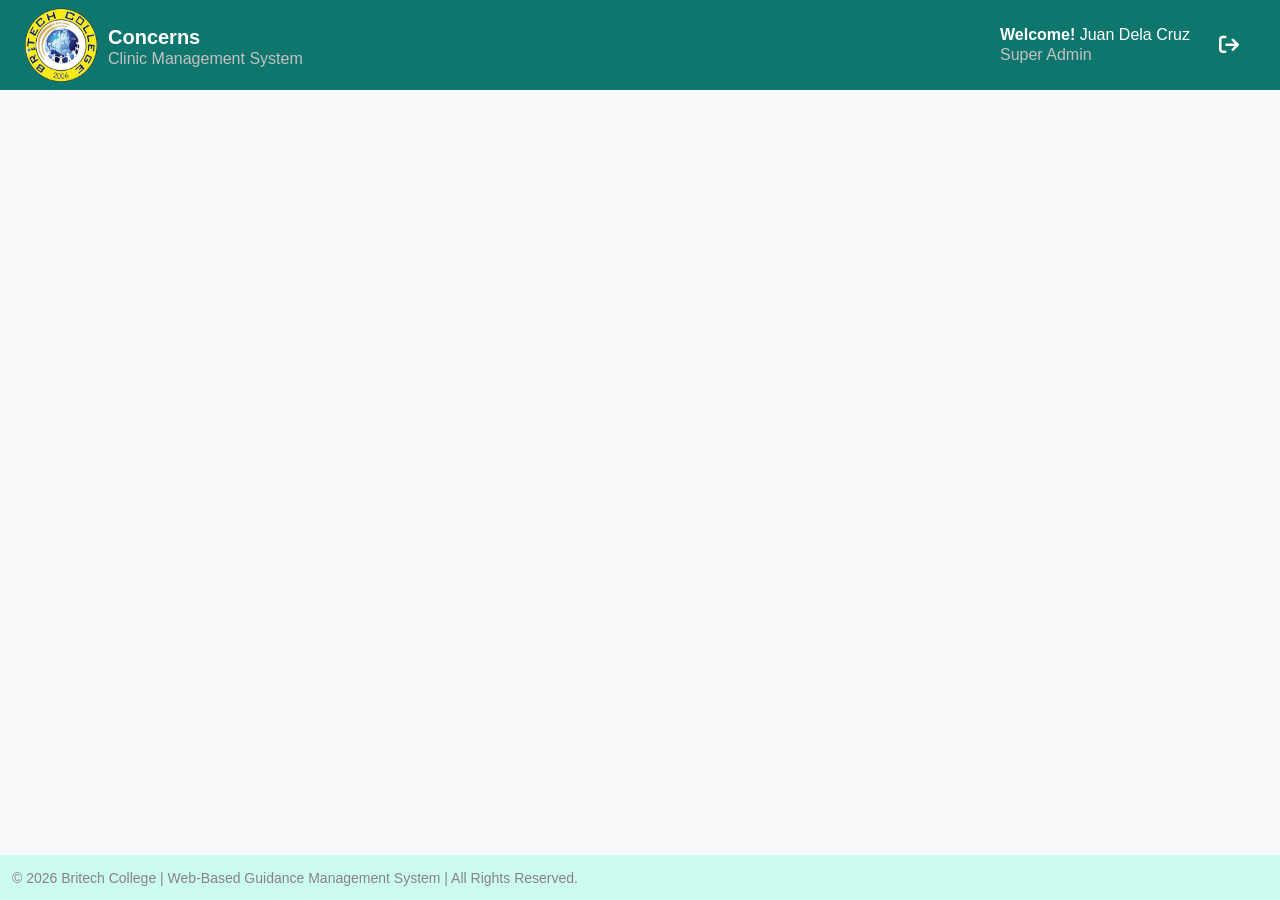
<file: pages/guidance/concerns.html>
<!doctype html>
<html lang="en">
  <head>
    <meta charset="UTF-8" />
    <meta name="viewport" content="width=device-width, initial-scale=1.0" />
    <title>Guidance | Concerns</title>
    <link rel="stylesheet" href="../../assets/css/style.css" />
    <link rel="stylesheet" href="../../assets/css/pages/concerns.css" />
  </head>

  <body class="w-100 bg-light">
    <header class="px-5 header__h-10 d-flex flex-row items-center justify-between bg-primary">
      <!-- Logo -->
      <div class="d-flex flex-row items-center gap-2">
        <img class="w-80 h-80" src="../../assets/images/logo/britech-logo.png" alt="" />
        <div class="d-flex flex-column text-white">
          <h1 class="text-lg">Concerns</h1>
          <p class="text-light-gray">Clinic Management System</p>
        </div>
      </div>

      <div class="d-flex flex-row items-center gap-2">
        <div class="d-flex flex-column text-white gap-1">
          <h1>Welcome! <span class="font-normal">Juan Dela Cruz</span></h1>
          <p class="text-light-gray">Super Admin</p>
        </div>

        <button class="btn-ghost btn-sign-out">
          <i class="text-lg fa-solid fa-arrow-right-from-bracket"></i>
        </button>
      </div>
    </header>

    <!-- Main Container -->
    <div class="main-container__h-85 d-flex flex-row">
      <main class="w-100"></main>
    </div>

    <footer class="px-3 footer__h-5 d-flex flex-row items-center bg-warning">
      <p class="text-sm text-gray">
        © 2026 Britech College | Web-Based Guidance Management System | All Rights Reserved.
      </p>
    </footer>
  </body>

  <script type="module" src="../../assets/js/main.js"></script>
  <script type="module" src="../../assets/js/pages/concerns.js"></script>
</html>
</file>
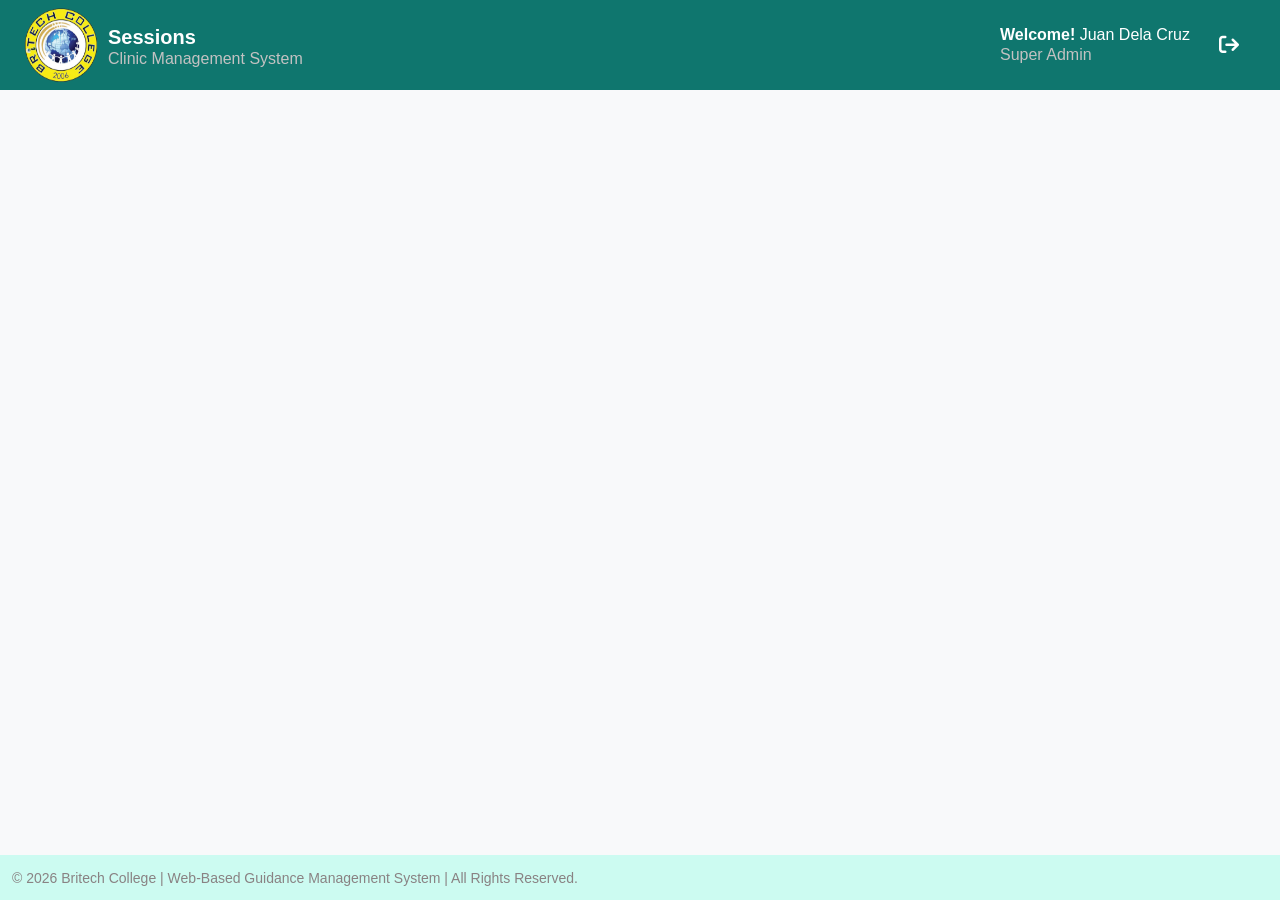
<file: pages/guidance/sessions.html>
<!doctype html>
<html lang="en">
  <head>
    <meta charset="UTF-8" />
    <meta name="viewport" content="width=device-width, initial-scale=1.0" />
    <title>Guidance | Concerns</title>
    <link rel="stylesheet" href="../../assets/css/style.css" />
    <link rel="stylesheet" href="../../assets/css/pages/concerns.css" />
  </head>

  <body class="w-100 bg-light">
    <header class="px-5 header__h-10 d-flex flex-row items-center justify-between bg-primary">
      <!-- Logo -->
      <div class="d-flex flex-row items-center gap-2">
        <img class="w-80 h-80" src="../../assets/images/logo/britech-logo.png" alt="" />
        <div class="d-flex flex-column text-white">
          <h1 class="text-lg">Sessions</h1>
          <p class="text-light-gray">Clinic Management System</p>
        </div>
      </div>

      <div class="d-flex flex-row items-center gap-2">
        <div class="d-flex flex-column text-white gap-1">
          <h1>Welcome! <span class="font-normal">Juan Dela Cruz</span></h1>
          <p class="text-light-gray">Super Admin</p>
        </div>

        <button class="btn-ghost btn-sign-out">
          <i class="text-lg fa-solid fa-arrow-right-from-bracket"></i>
        </button>
      </div>
    </header>

    <!-- Main Container -->
    <div class="main-container__h-85 d-flex flex-row">
      <main class="w-100">
        <div>
          <form action=""></form>
        </div>
      </main>
    </div>

    <footer class="px-3 footer__h-5 d-flex flex-row items-center bg-warning">
      <p class="text-sm text-gray">
        © 2026 Britech College | Web-Based Guidance Management System | All Rights Reserved.
      </p>
    </footer>
  </body>

  <script type="module" src="../../assets/js/main.js"></script>
  <script type="module" src="../../assets/js/pages/concerns.js"></script>
</html>
</file>
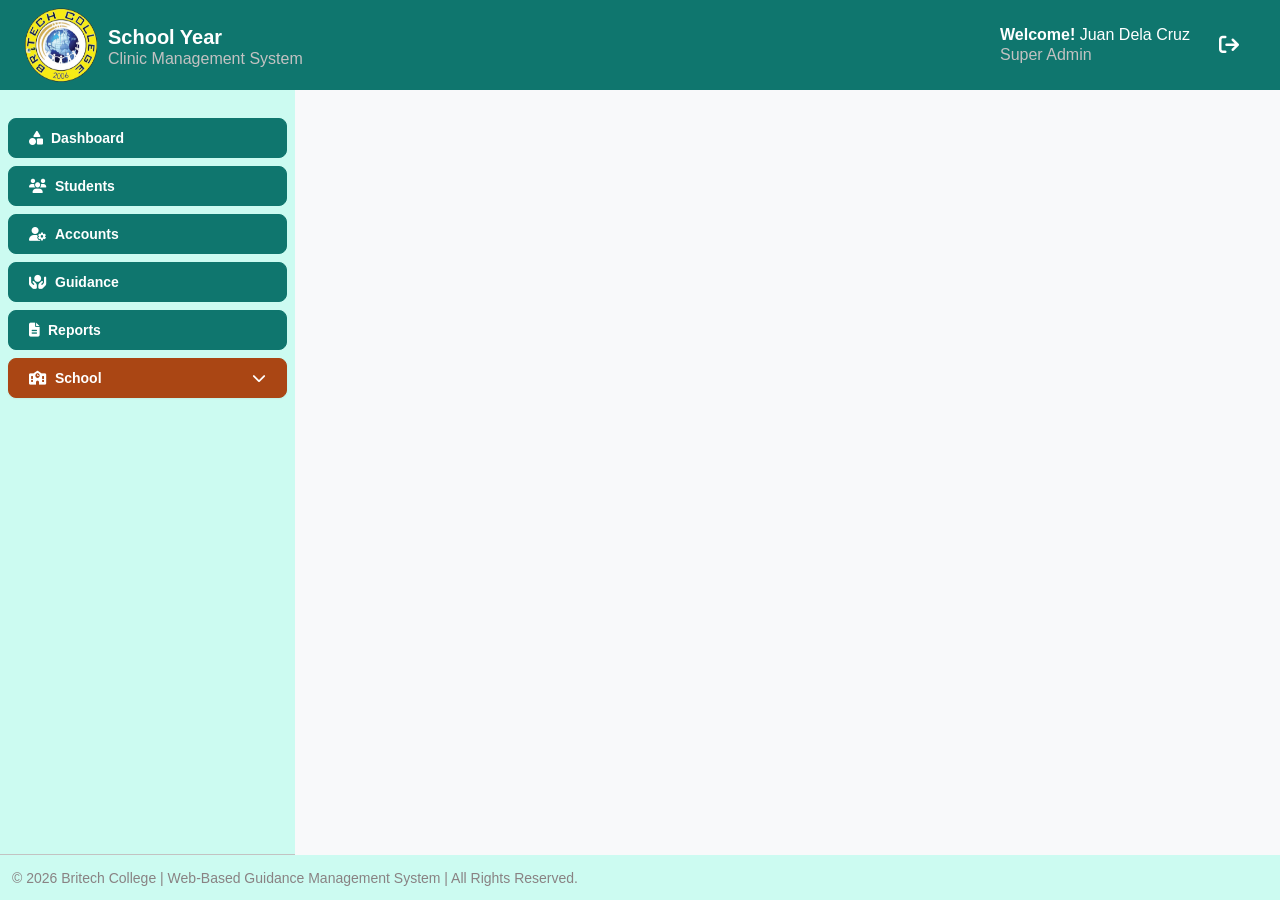
<file: pages/school/school-year.html>
<!doctype html>
<html lang="en">
  <head>
    <meta charset="UTF-8" />
    <meta name="viewport" content="width=device-width, initial-scale=1.0" />
    <title>Guidance | School Year</title>
    <link rel="stylesheet" href="../../assets/css/style.css" />
    <link rel="stylesheet" href="../../assets/css/pages/dashboard.css" />
  </head>

  <body class="w-100 bg-light">
    <header class="px-5 header__h-10 d-flex flex-row items-center justify-between bg-primary">
      <!-- Logo -->
      <div class="d-flex flex-row items-center gap-2">
        <img class="w-80 h-80" src="../../assets/images/logo/britech-logo.png" alt="" />
        <div class="d-flex flex-column text-white">
          <h1 class="text-lg">School Year</h1>
          <p class="text-light-gray">Clinic Management System</p>
        </div>
      </div>

      <div class="d-flex flex-row items-center gap-2">
        <div class="d-flex flex-column text-white gap-1">
          <h1>Welcome! <span class="font-normal">Juan Dela Cruz</span></h1>
          <p class="text-light-gray">Super Admin</p>
        </div>

        <button class="btn-ghost btn-sign-out">
          <i class="text-lg fa-solid fa-arrow-right-from-bracket"></i>
        </button>
      </div>
    </header>

    <!-- Main Container -->
    <div class="main-container__h-85 d-flex flex-row">
      <aside class="pt-5 w-384 h-100 bg-warning border-b border-light-gray">
        <nav class="p-2 d-flex flex-column gap-2">
          <a class="btn-primary btn-nav" href="../dashboard.html"><i class="fa-solid fa-shapes"></i>Dashboard</a>
          <a class="btn-primary btn-nav" href="../students.html"><i class="fa-solid fa-users"></i>Students</a>
          <a class="btn-primary btn-nav" href="../accounts.html"><i class="fa-solid fa-user-gear"></i>Accounts</a>
          <a class="btn-primary btn-nav" href="../guidance.html"
            ><i class="fa-solid fa-hands-holding-circle"></i>Guidance</a
          >
          <a class="btn-primary btn-nav" href="../reports.html"><i class="fa-solid fa-file-lines"></i>Reports</a>

          <div class="d-flex flex-column">
            <a class="btn-primary btn-primary__is-active btn-nav btn-nav__sub-item" id="schoolToggle">
              <div>
                <span class="mr-1 fa-solid fa-school"></span>
                School
              </div>

              <i id="schoolChevron" class="fa-solid fa-chevron-down"></i>
            </a>

            <div id="schoolMenu" class="mt-2 d-none flex-column gap-2">
              <a class="ml-12 btn-primary btn-nav" href="./school-year.html">School Year</a>
              <a class="ml-12 btn-primary btn-nav" href="./strand.html">Grade & Strand</a>
              <a class="ml-12 btn-primary btn-nav" href="./section.html">Sections</a>
            </div>
          </div>
        </nav>
      </aside>

      <main class="w-100"></main>
    </div>
    <footer class="px-3 footer__h-5 d-flex flex-row items-center bg-warning">
      <p class="text-sm text-gray">
        © 2026 Britech College | Web-Based Guidance Management System | All Rights Reserved.
      </p>
    </footer>
  </body>

  <script type="module" src="../../assets/js/main.js"></script>
  <script type="module" src="../../assets/js/pages/school.js"></script>
</html>
</file>
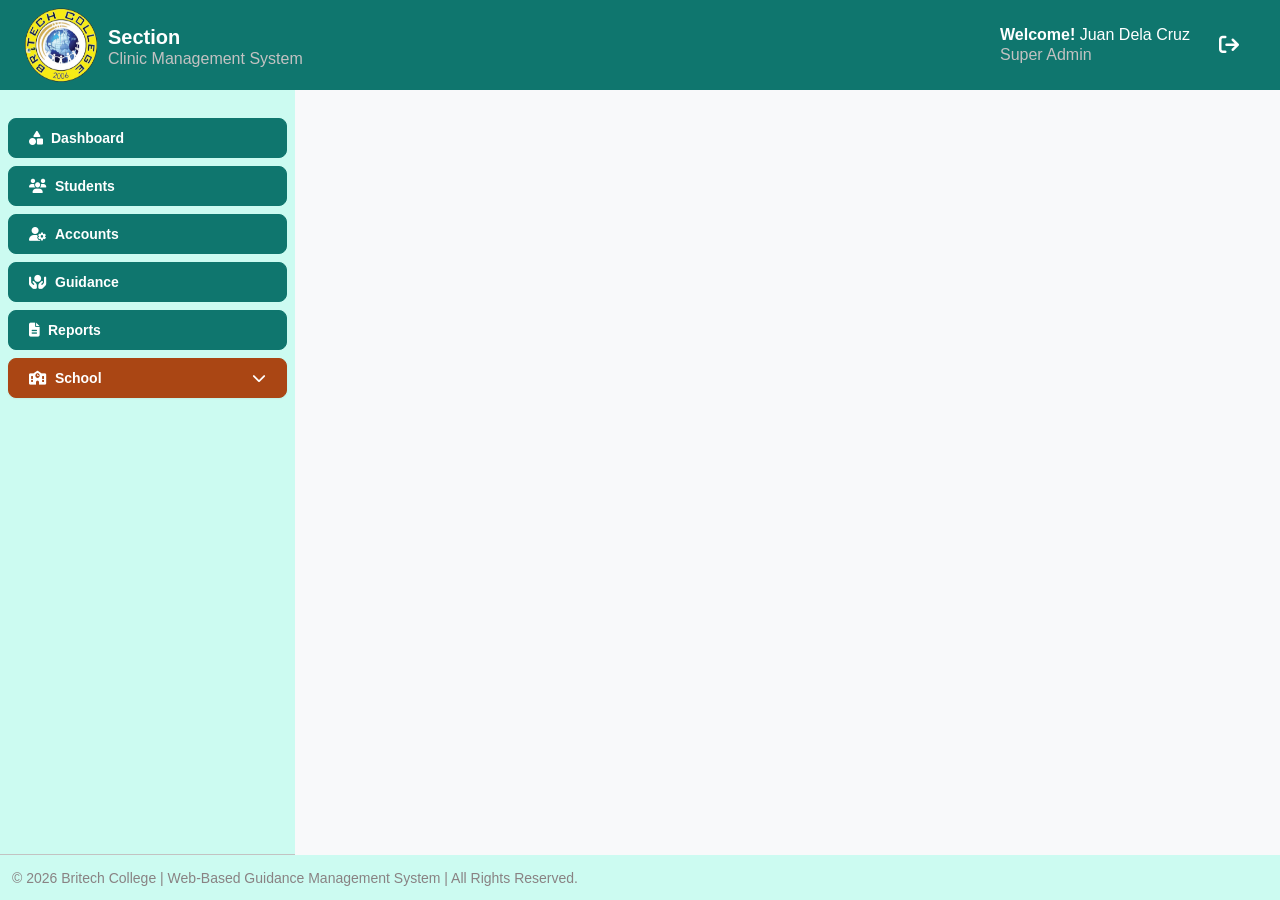
<file: pages/school/section.html>
<!doctype html>
<html lang="en">
  <head>
    <meta charset="UTF-8" />
    <meta name="viewport" content="width=device-width, initial-scale=1.0" />
    <title>Guidance | Section</title>
    <link rel="stylesheet" href="../../assets/css/style.css" />
    <link rel="stylesheet" href="../../assets/css/pages/dashboard.css" />
  </head>

  <body class="w-100 bg-light">
    <header class="px-5 header__h-10 d-flex flex-row items-center justify-between bg-primary">
      <!-- Logo -->
      <div class="d-flex flex-row items-center gap-2">
        <img class="w-80 h-80" src="../../assets/images/logo/britech-logo.png" alt="" />
        <div class="d-flex flex-column text-white">
          <h1 class="text-lg">Section</h1>
          <p class="text-light-gray">Clinic Management System</p>
        </div>
      </div>

      <div class="d-flex flex-row items-center gap-2">
        <div class="d-flex flex-column text-white gap-1">
          <h1>Welcome! <span class="font-normal">Juan Dela Cruz</span></h1>
          <p class="text-light-gray">Super Admin</p>
        </div>

        <button class="btn-ghost btn-sign-out">
          <i class="text-lg fa-solid fa-arrow-right-from-bracket"></i>
        </button>
      </div>
    </header>

    <!-- Main Container -->
    <div class="main-container__h-85 d-flex flex-row">
      <aside class="pt-5 w-384 h-100 bg-warning border-b border-light-gray">
        <nav class="p-2 d-flex flex-column gap-2">
          <a class="btn-primary btn-nav" href="../dashboard.html"><i class="fa-solid fa-shapes"></i>Dashboard</a>
          <a class="btn-primary btn-nav" href="../students.html"><i class="fa-solid fa-users"></i>Students</a>
          <a class="btn-primary btn-nav" href="../accounts.html"><i class="fa-solid fa-user-gear"></i>Accounts</a>
          <a class="btn-primary btn-nav" href="../guidance.html"
            ><i class="fa-solid fa-hands-holding-circle"></i>Guidance</a
          >
          <a class="btn-primary btn-nav" href="../reports.html"><i class="fa-solid fa-file-lines"></i>Reports</a>

          <div class="d-flex flex-column">
            <a class="btn-primary btn-primary__is-active btn-nav btn-nav__sub-item" id="schoolToggle">
              <div>
                <span class="mr-1 fa-solid fa-school"></span>
                School
              </div>

              <i id="schoolChevron" class="fa-solid fa-chevron-down"></i>
            </a>

            <div id="schoolMenu" class="mt-2 d-none flex-column gap-2">
              <a class="ml-12 btn-primary btn-nav" href="./school-year.html">School Year</a>
              <a class="ml-12 btn-primary btn-nav" href="./strand.html">Grade & Strand</a>
              <a class="ml-12 btn-primary btn-nav" href="./section.html">Sections</a>
            </div>
          </div>
        </nav>
      </aside>

      <main class="w-100"></main>
    </div>
    <footer class="px-3 footer__h-5 d-flex flex-row items-center bg-warning">
      <p class="text-sm text-gray">
        © 2026 Britech College | Web-Based Guidance Management System | All Rights Reserved.
      </p>
    </footer>
  </body>

  <script type="module" src="../../assets/js/main.js"></script>
  <script type="module" src="../../assets/js/pages/school.js"></script>
</html>
</file>
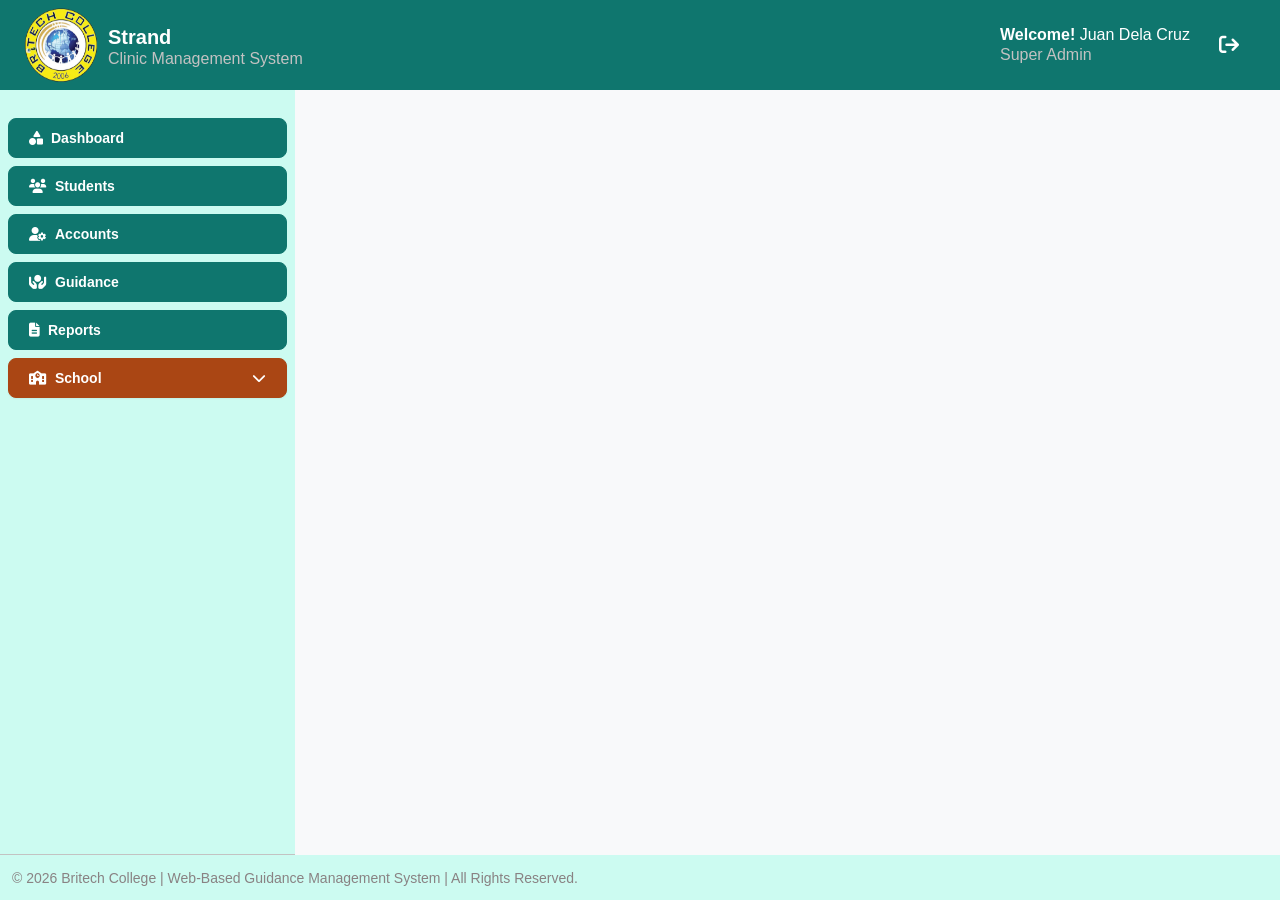
<file: pages/school/strand.html>
<!doctype html>
<html lang="en">
  <head>
    <meta charset="UTF-8" />
    <meta name="viewport" content="width=device-width, initial-scale=1.0" />
    <title>Guidance | Strand</title>
    <link rel="stylesheet" href="../../assets/css/style.css" />
    <link rel="stylesheet" href="../../assets/css/pages/dashboard.css" />
  </head>

  <body class="w-100 bg-light">
    <header class="px-5 header__h-10 d-flex flex-row items-center justify-between bg-primary">
      <!-- Logo -->
      <div class="d-flex flex-row items-center gap-2">
        <img class="w-80 h-80" src="../../assets/images/logo/britech-logo.png" alt="" />
        <div class="d-flex flex-column text-white">
          <h1 class="text-lg">Strand</h1>
          <p class="text-light-gray">Clinic Management System</p>
        </div>
      </div>

      <div class="d-flex flex-row items-center gap-2">
        <div class="d-flex flex-column text-white gap-1">
          <h1>Welcome! <span class="font-normal">Juan Dela Cruz</span></h1>
          <p class="text-light-gray">Super Admin</p>
        </div>

        <button class="btn-ghost btn-sign-out">
          <i class="text-lg fa-solid fa-arrow-right-from-bracket"></i>
        </button>
      </div>
    </header>

    <!-- Main Container -->
    <div class="main-container__h-85 d-flex flex-row">
      <aside class="pt-5 w-384 h-100 bg-warning border-b border-light-gray">
        <nav class="p-2 d-flex flex-column gap-2">
          <a class="btn-primary btn-nav" href="../dashboard.html"><i class="fa-solid fa-shapes"></i>Dashboard</a>
          <a class="btn-primary btn-nav" href="../students.html"><i class="fa-solid fa-users"></i>Students</a>
          <a class="btn-primary btn-nav" href="../accounts.html"><i class="fa-solid fa-user-gear"></i>Accounts</a>
          <a class="btn-primary btn-nav" href="../guidance.html"
            ><i class="fa-solid fa-hands-holding-circle"></i>Guidance</a
          >
          <a class="btn-primary btn-nav" href="../reports.html"><i class="fa-solid fa-file-lines"></i>Reports</a>

          <div class="d-flex flex-column">
            <a class="btn-primary btn-primary__is-active btn-nav btn-nav__sub-item" id="schoolToggle">
              <div>
                <span class="mr-1 fa-solid fa-school"></span>
                School
              </div>

              <i id="schoolChevron" class="fa-solid fa-chevron-down"></i>
            </a>

            <div id="schoolMenu" class="mt-2 d-none flex-column gap-2">
              <a class="ml-12 btn-primary btn-nav" href="./school-year.html">School Year</a>
              <a class="ml-12 btn-primary btn-nav" href="./strand.html">Grade & Strand</a>
              <a class="ml-12 btn-primary btn-nav" href="./section.html">Sections</a>
            </div>
          </div>
        </nav>
      </aside>

      <main class="w-100"></main>
    </div>
    <footer class="px-3 footer__h-5 d-flex flex-row items-center bg-warning">
      <p class="text-sm text-gray">
        © 2026 Britech College | Web-Based Guidance Management System | All Rights Reserved.
      </p>
    </footer>
  </body>

  <script type="module" src="../../assets/js/main.js"></script>
  <script type="module" src="../../assets/js/pages/school.js"></script>
</html>
</file>
<file: assets/css/style.css>
@import url("./base/reset.css");
@import url("./base/theme.css");
@import url("./base/text.css");
@import url("./base/display.css");
@import url("./base/flex.css");
@import url("./base/gap.css");
@import url("./base/padding.css");
@import url("./base/margin.css");
@import url("./base/border.css");
@import url("./base/width.css");
@import url("./base/height.css");
@import url("./base/colors.css");
@import url("./base/shadow.css");
@import url("./base/opacity.css");
@import url("./base/overflow.css");
@import url("./base/position.css");
@import url("./base/radius.css");
@import url("./base/z-index.css");

/* Go to this url you can find all icons here: https://fontawesome.com/v6/search?ic=free-collection */
@import url("https://cdnjs.cloudflare.com/ajax/libs/font-awesome/6.7.2/css/all.min.css");
</file>
<file: assets/css/pages/landing.css>
@import url("../component/buttons/base.css");

.btn-get-started {
  color: var(--color-white);
}
</file>
<file: assets/css/pages/sign-in.css>
@import url("../component/loader/base.css");
@import url("../component/inputs/base.css");
@import url("../component/buttons/base.css");

.right-container {
  background-image:
    linear-gradient(135deg, rgba(15, 118, 110, 0.9), rgba(15, 118, 109, 0.917)),
    url("../../images/backgrounds/Guidance\ Office.jpg");

  background-repeat: no-repeat;
  background-size: cover;
  background-position: center;
}

.btn-login {
  padding-top: var(--space-20);
  padding-bottom: var(--space-20);
  color: var(--color-white);
}
</file>
<file: assets/css/pages/dashboard.css>
@import url("../layout/header.css");
@import url("../layout/main-container.css");
@import url("../layout/footer.css");
@import url("./common.css");
</file>
<file: assets/css/pages/students.css>
@import url("../layout/header.css");
@import url("../layout/main-container.css");
@import url("../layout/footer.css");
@import url("./common.css");
</file>
<file: assets/css/pages/concerns.css>
@import url("../layout/header.css");
@import url("../layout/main-container.css");
@import url("../layout/footer.css");
@import url("./common.css");
</file>
